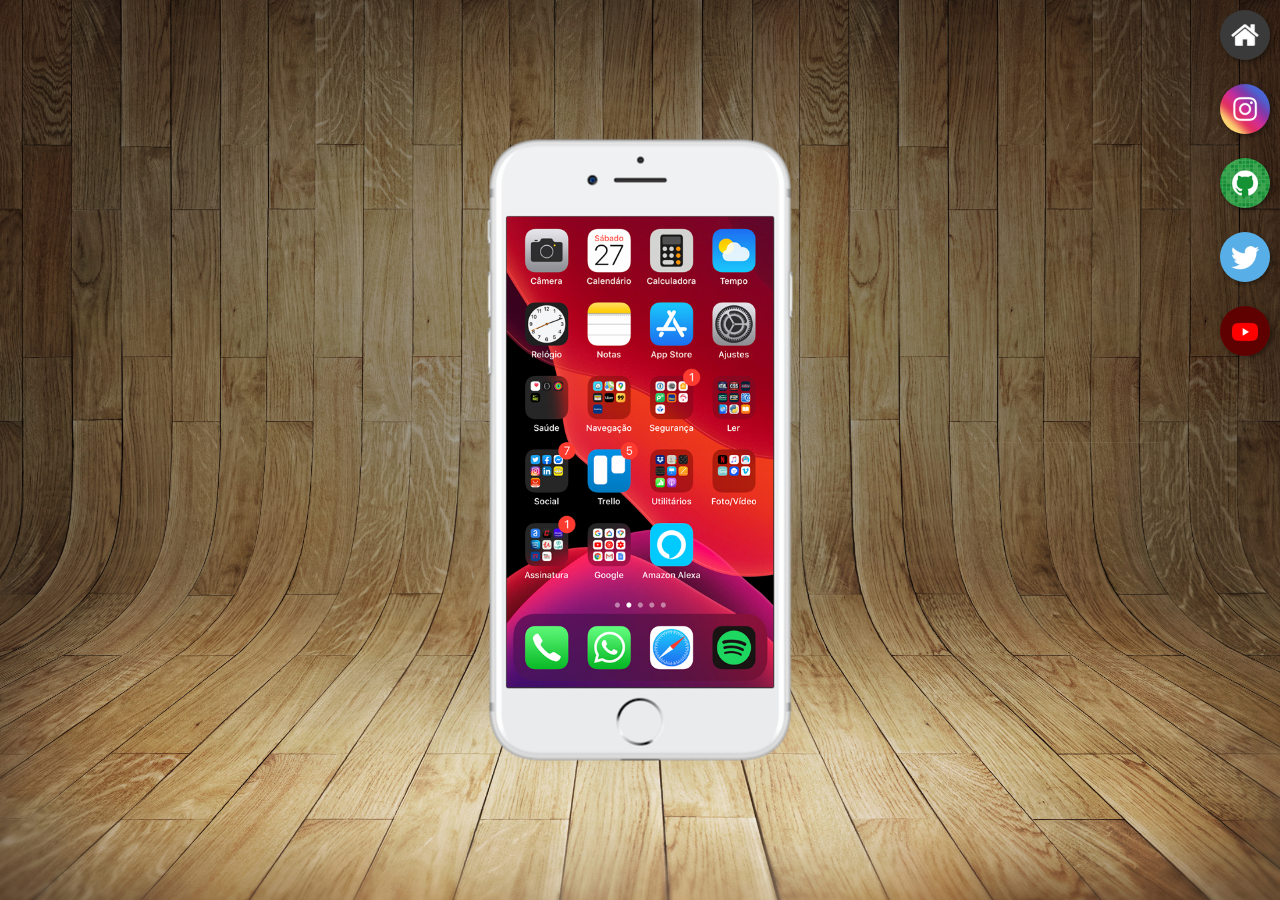
<file: index.html>
<!DOCTYPE html>
<html lang="pt-br">
<head>
    <meta charset="UTF-8">
    <meta name="viewport" content="width=device-width, initial-scale=1.0">
    <link rel="shortcut icon" href="favicon.ico" type="image/x-icon">
    <title>Projeto Redes Sociais</title>
    <link rel="stylesheet" href="estilos/style.css">
</head>
<body>
    <main>
        <section id="telefone">
            <iframe src="home.html" name="tela" id="tela" frameborder="0"></iframe>

        </section>
        <section id="redes-sociais">
            <a href="home.html" target="tela"> <img src="imagens/logo-home.jpg" alt="home"></a><br>
            <a href="instagram.html" target="tela"> <img src="imagens/logo-instagram.jpg" alt="instagram"></a><br>
            <a href="github.html" target="tela"> <img src="imagens/logo-github.jpg" alt="github"></a><br>
            <a href="twitter.html" target="tela"> <img src="imagens/logo-twitter.jpg" alt="twitter"></a><br>
            <a href="youtube.html" target="tela"> <img src="imagens/logo-youtube.jpg" alt="youtube"></a><br>

        </section>
    </main>
    
</body>
</html>
</file>
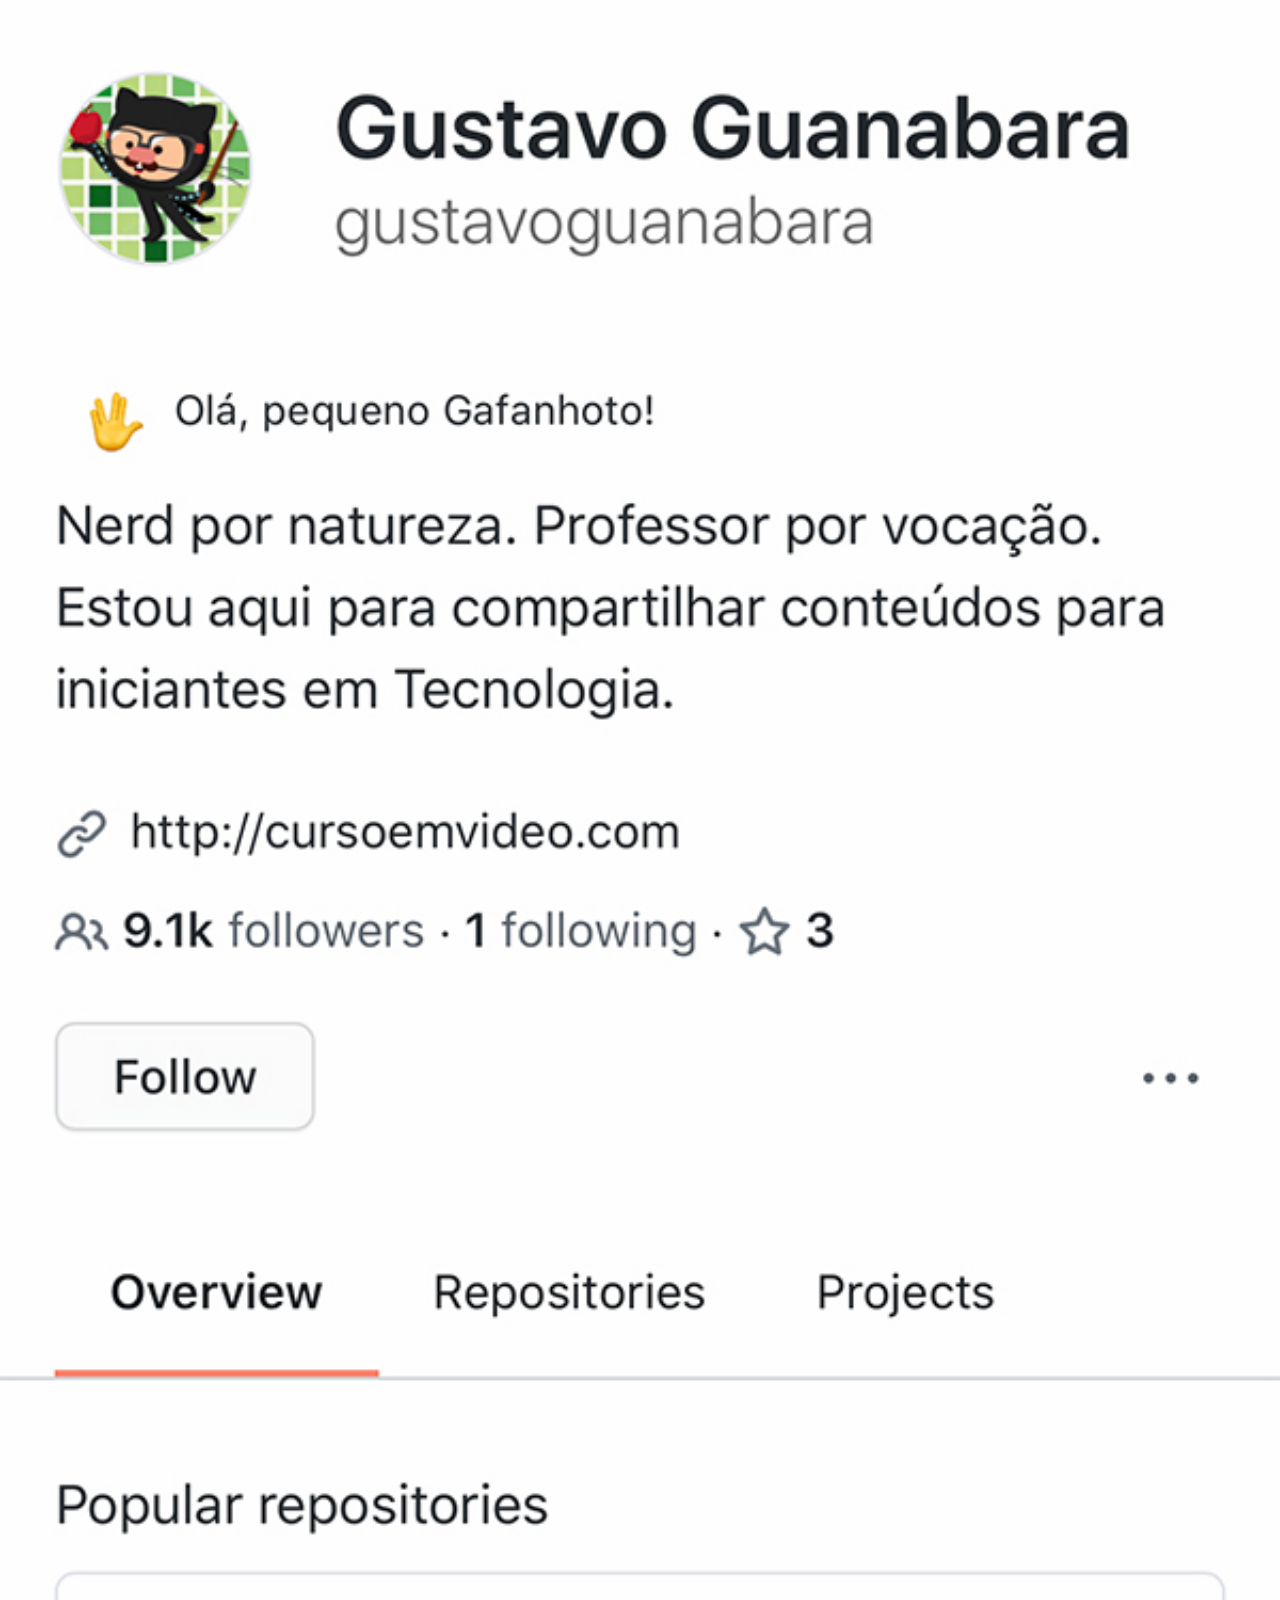
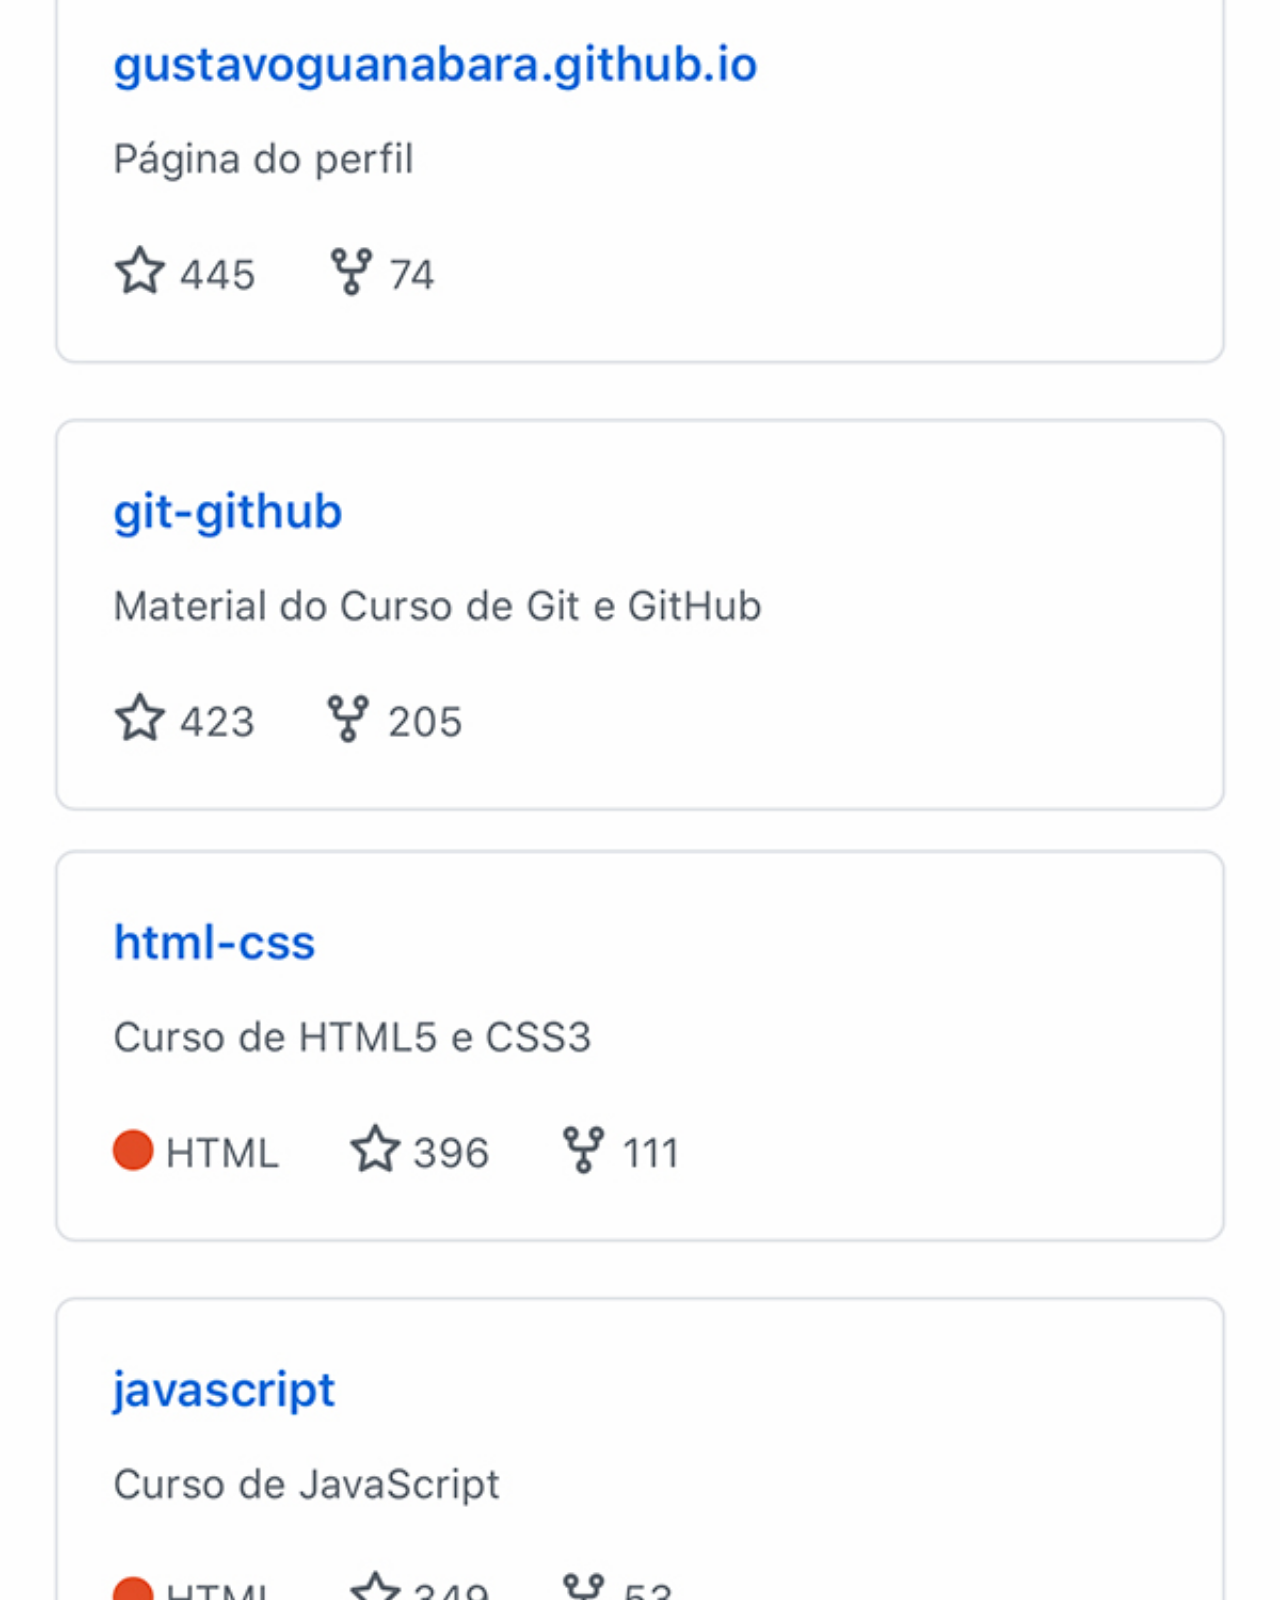
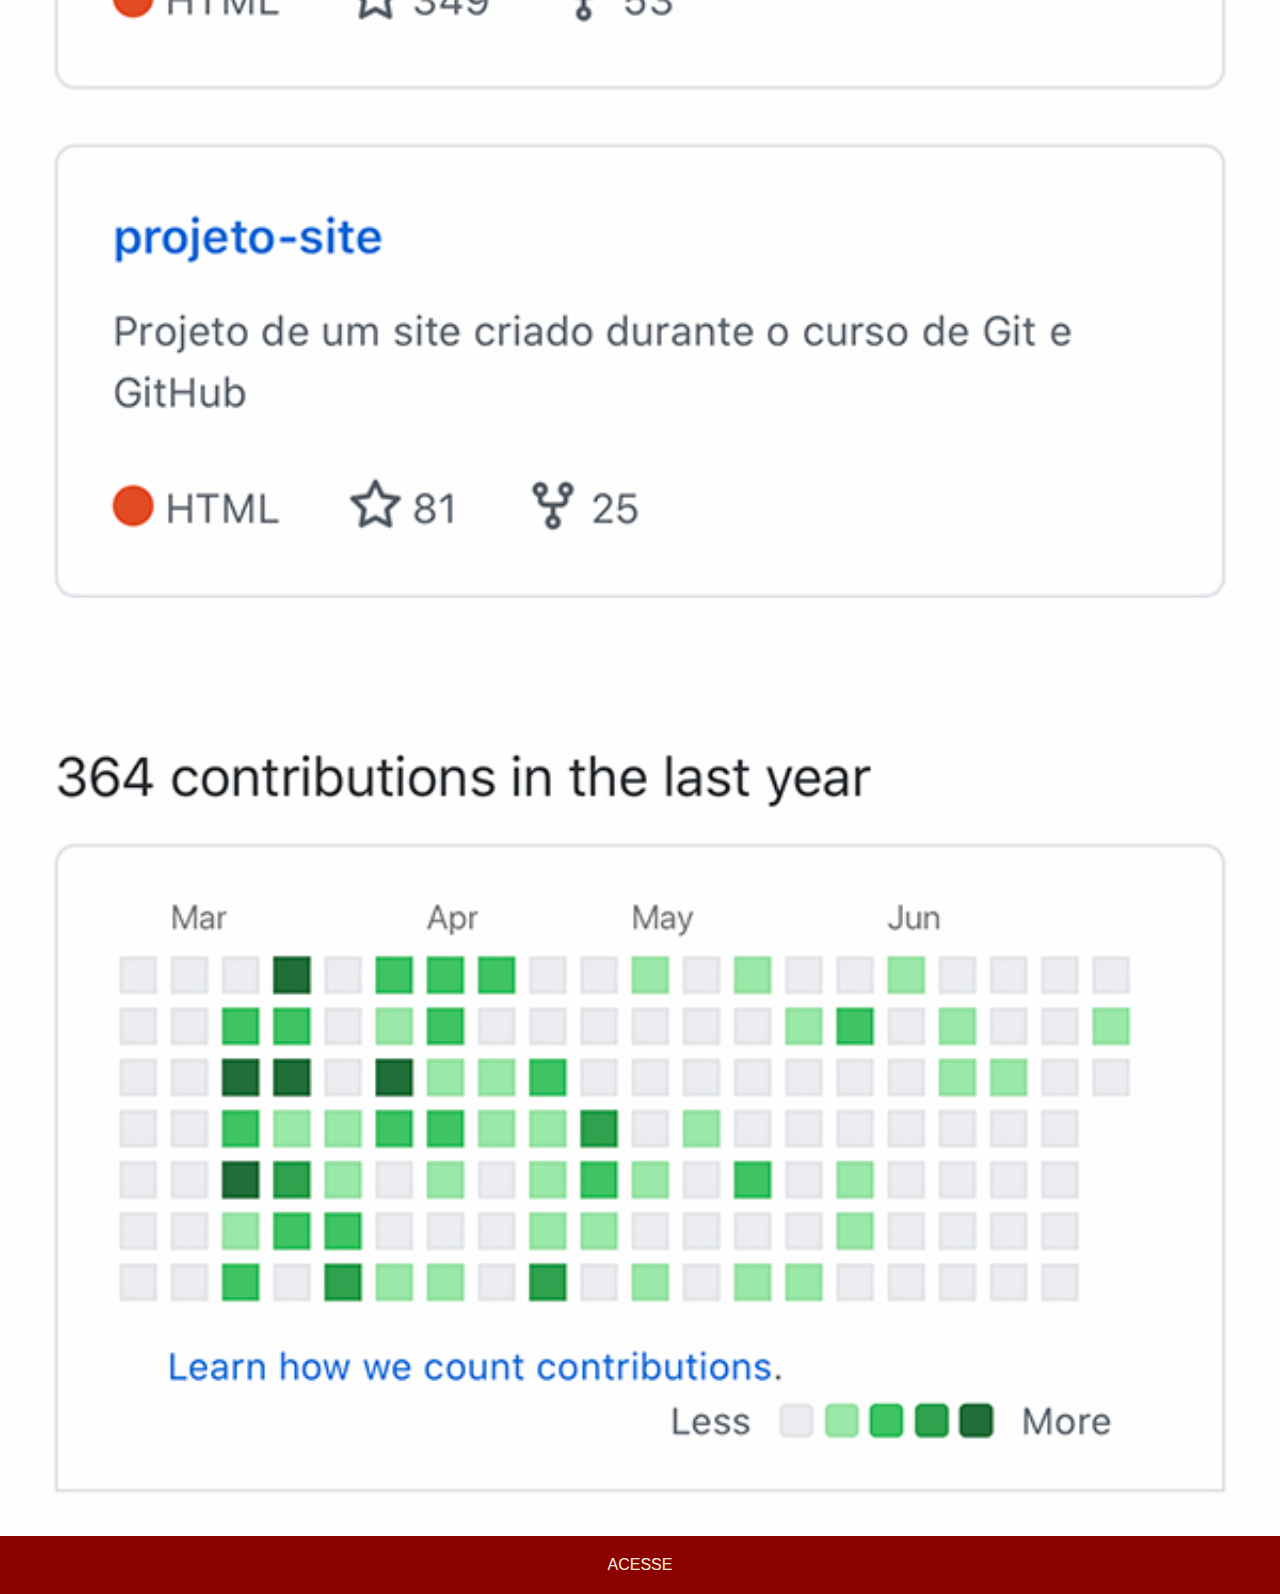
<file: github.html>
<!DOCTYPE html>
<html lang="pt-br">
<head>
    <meta charset="UTF-8">
    <meta name="viewport" content="width=device-width, initial-scale=1.0">
    <title>Document</title>
    <link rel="stylesheet" href="estilos/social.css">
</head>
<body>
    <img src="imagens/tela-github.jpg" alt="github">
    <a href="https://github.com/alanherculino" target="_blank"> ACESSE</a>
    
</body>
</html>
</file>
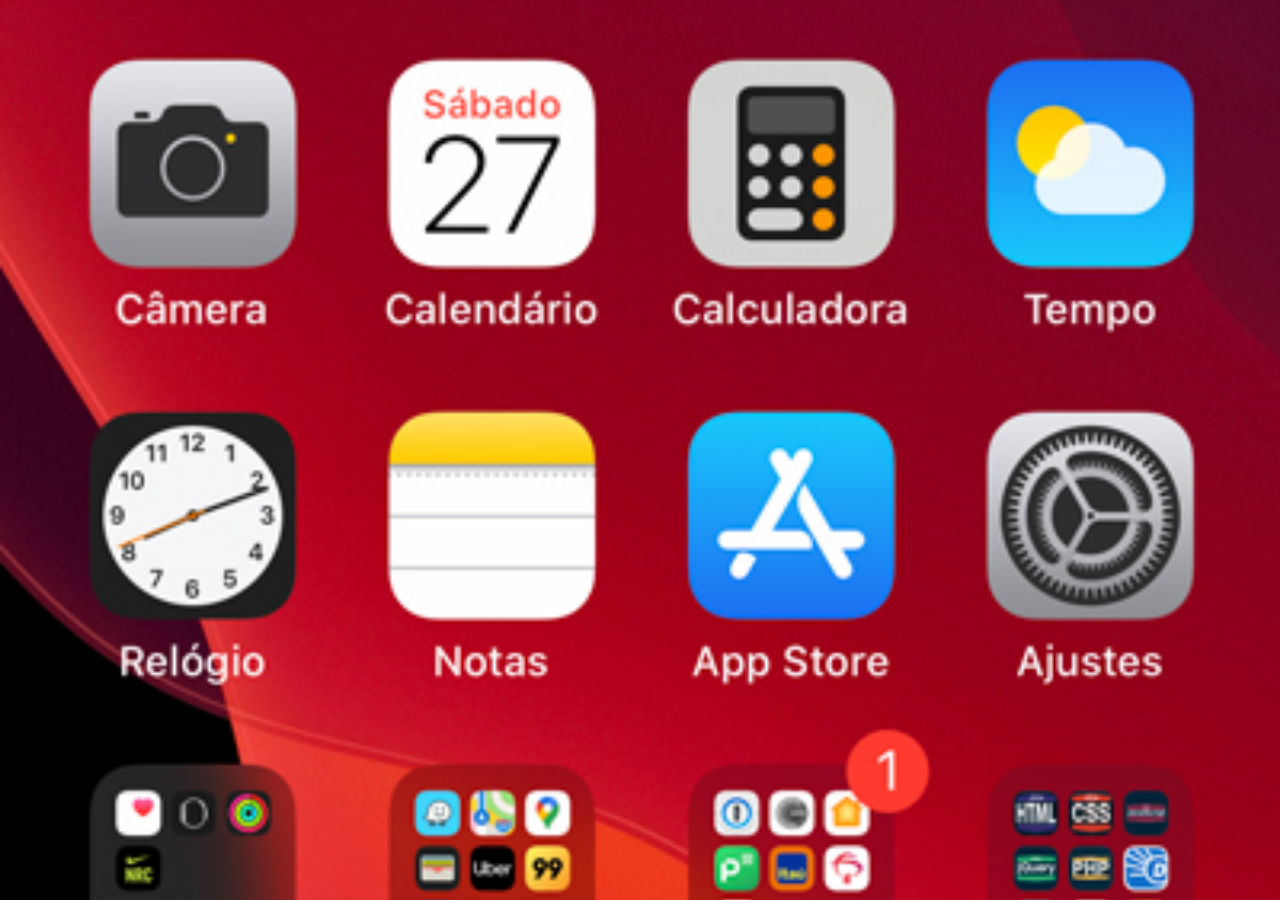
<file: home.html>
<!DOCTYPE html>
<html lang="pt-br">
<head>
    <meta charset="UTF-8">
    <meta name="viewport" content="width=device-width, initial-scale=1.0">
    <title>home</title>
    
</head>
<style>
    *{
        margin: 0px;
        padding: 0px;
    }
    body{
        width: 100vw;
        height: 100vh;
        background: black url('imagens/tela-home.jpg') no-repeat top center;
        background-size: cover;
    }
</style>
<body>
    
</body>
</html>
</file>
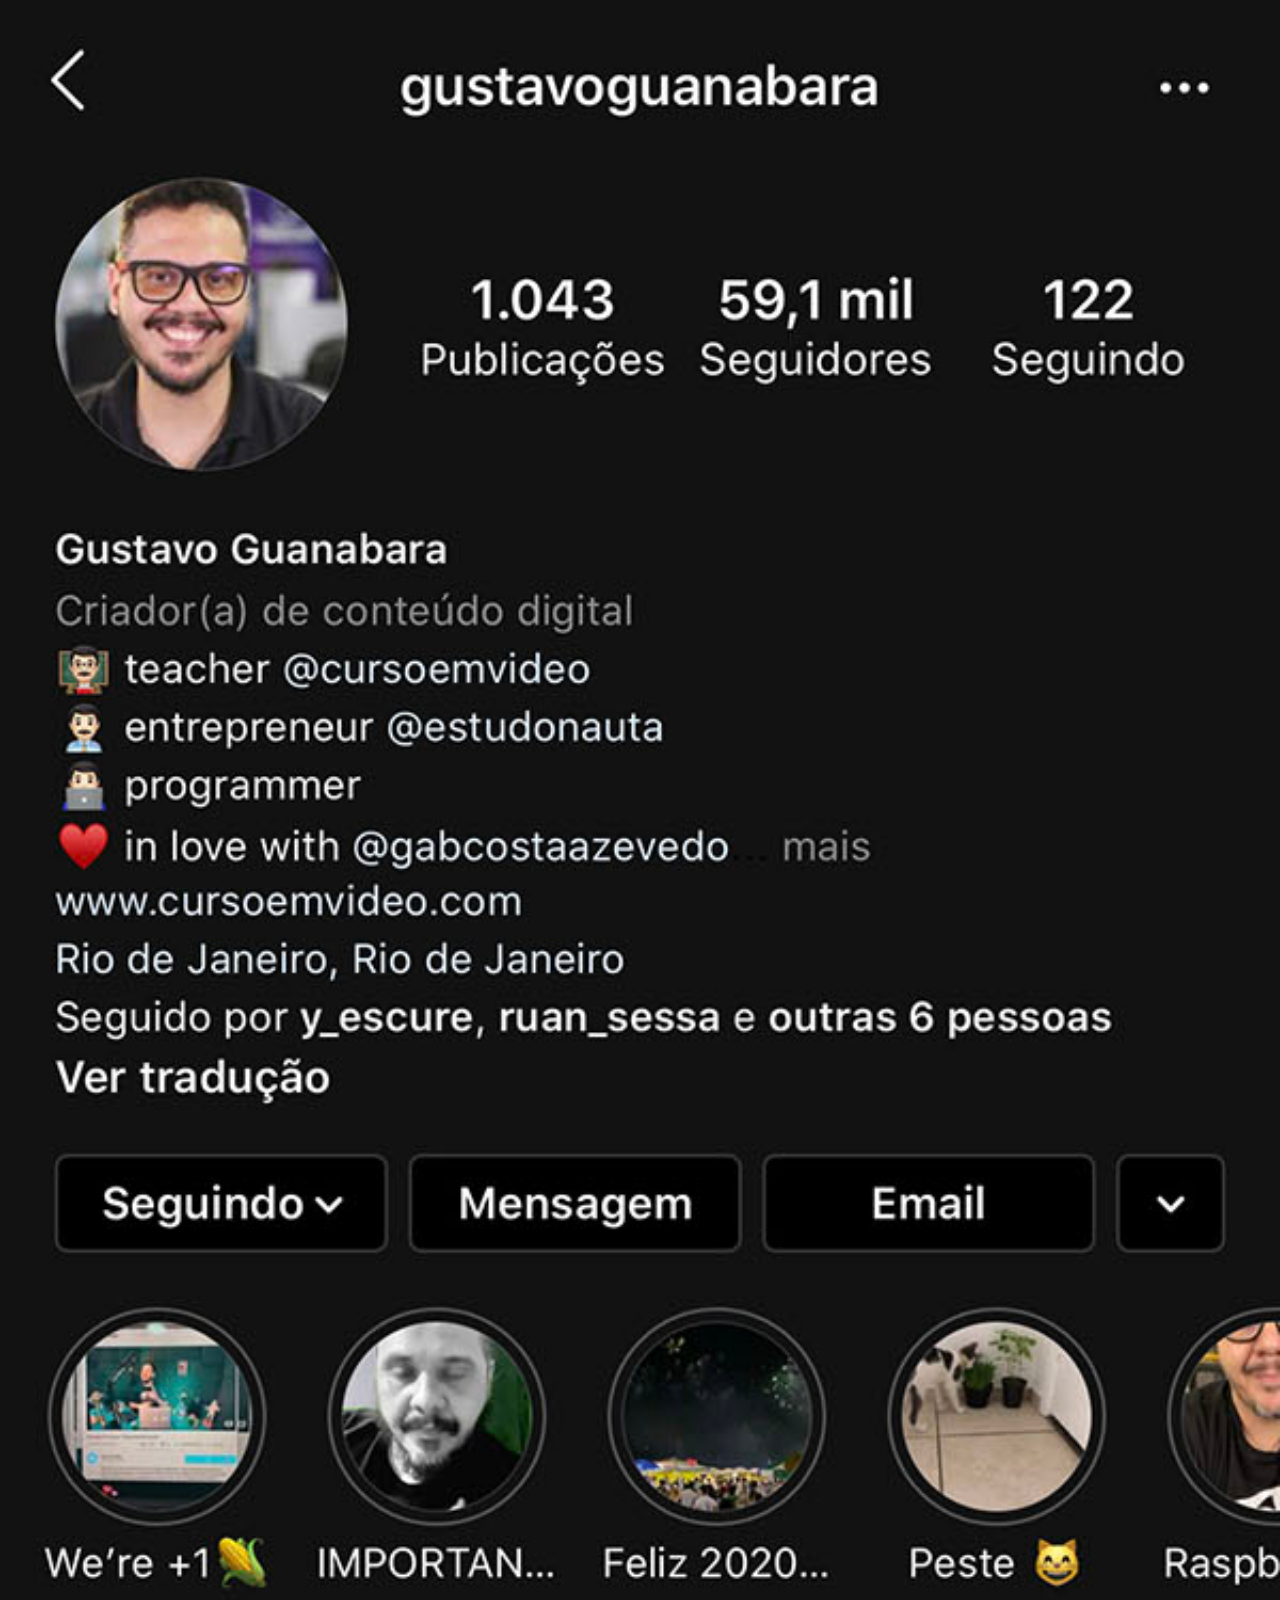
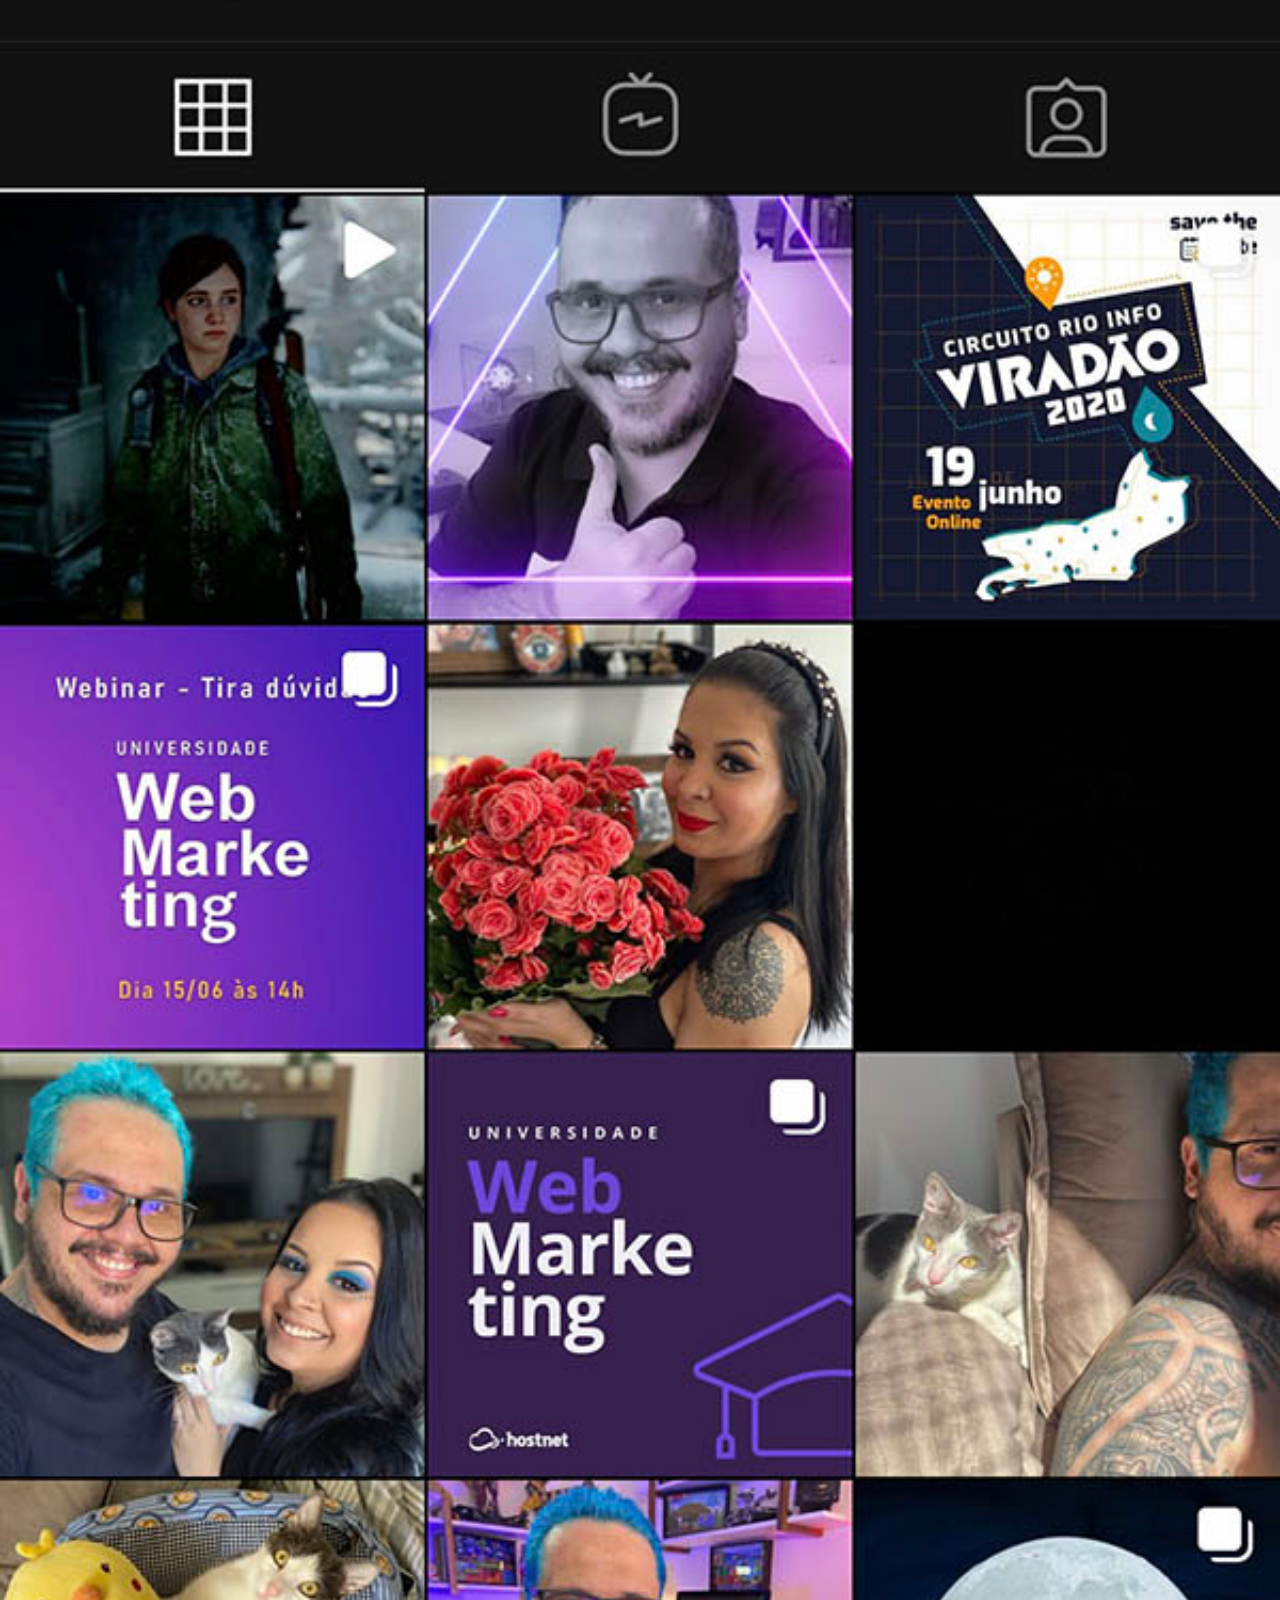
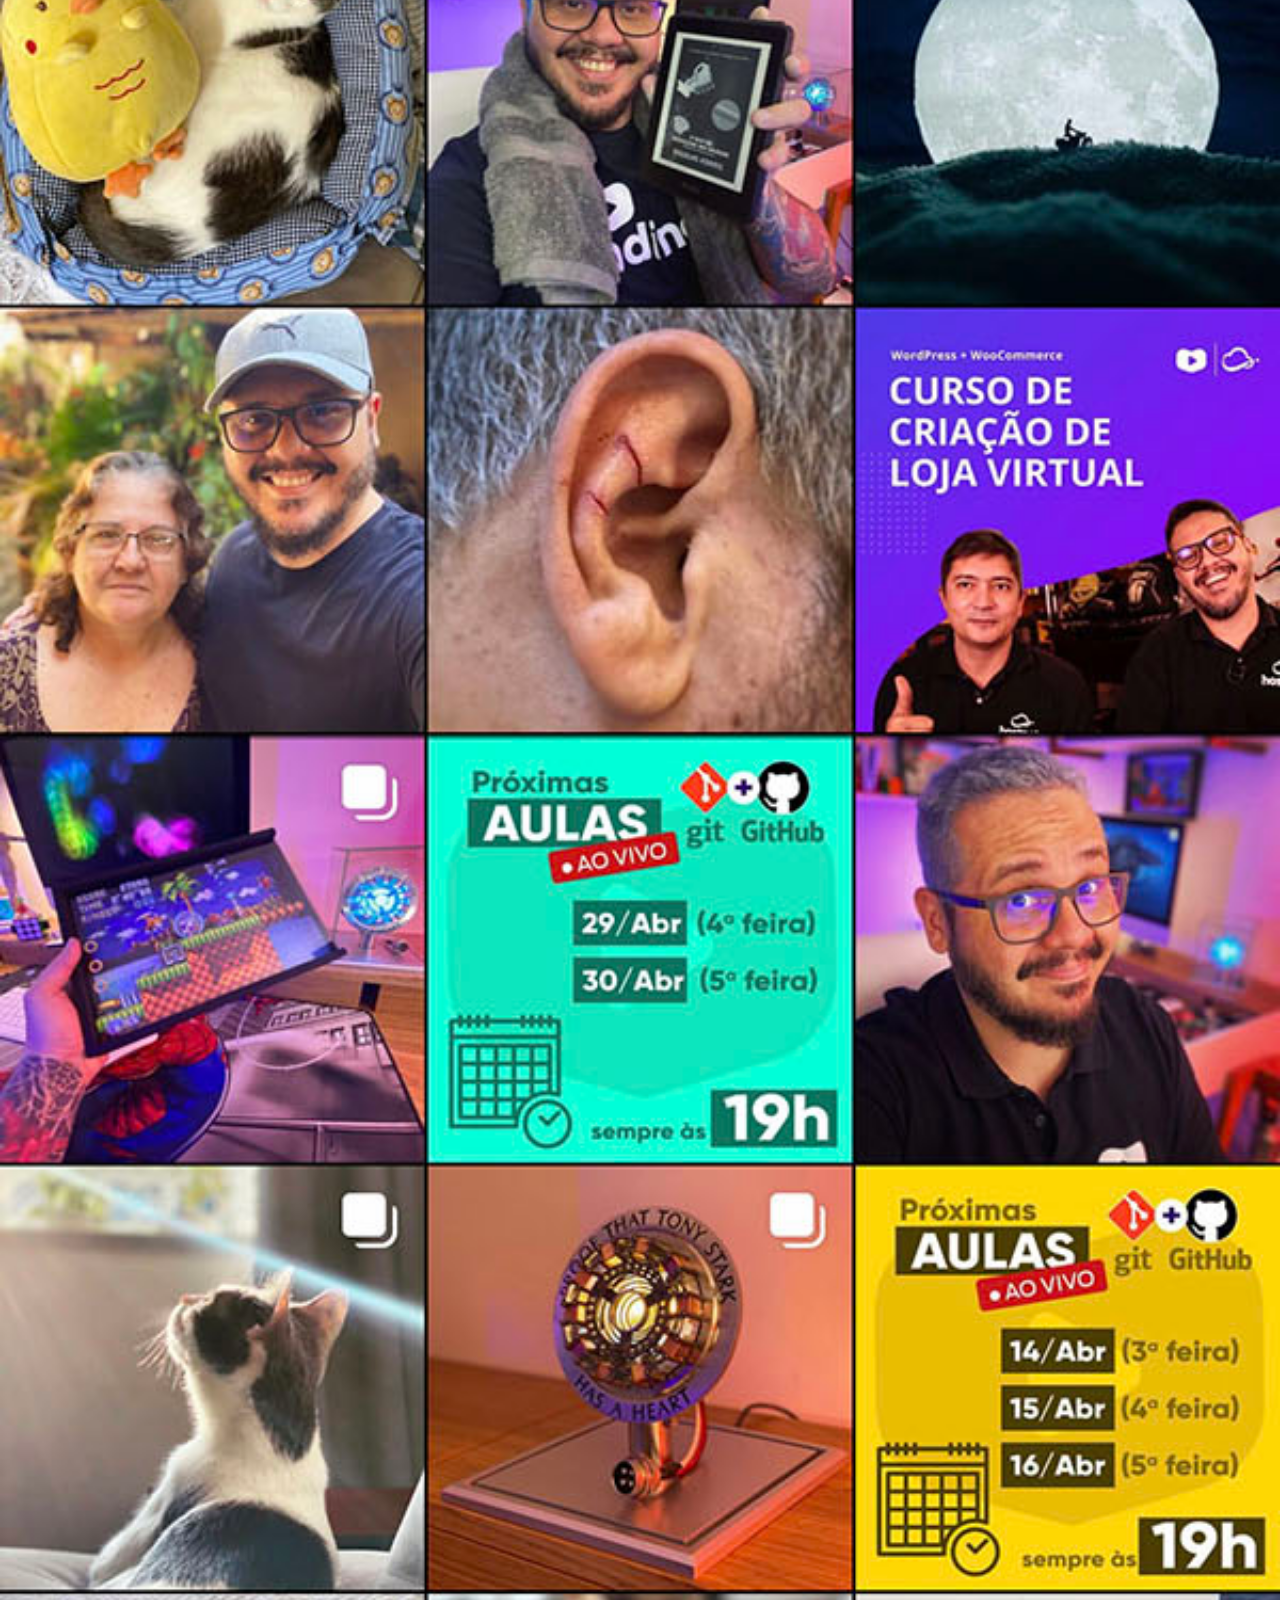
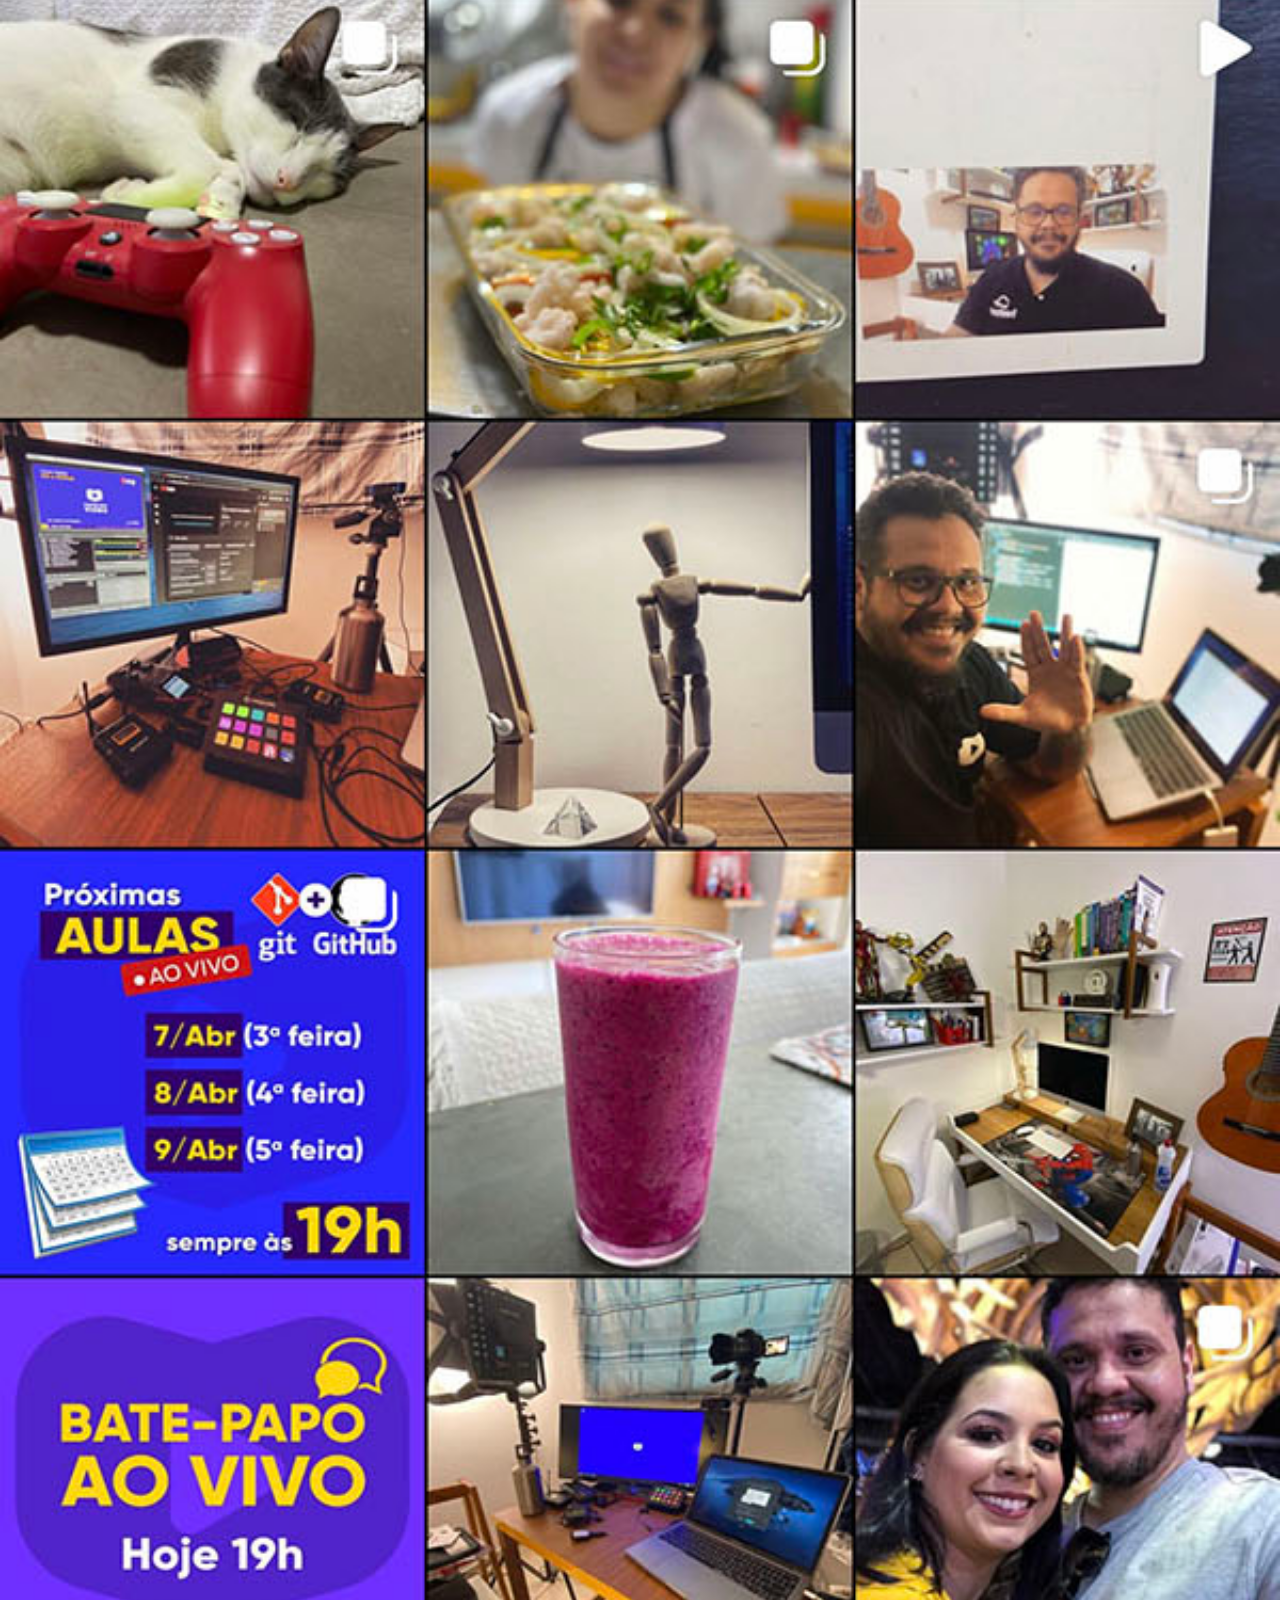
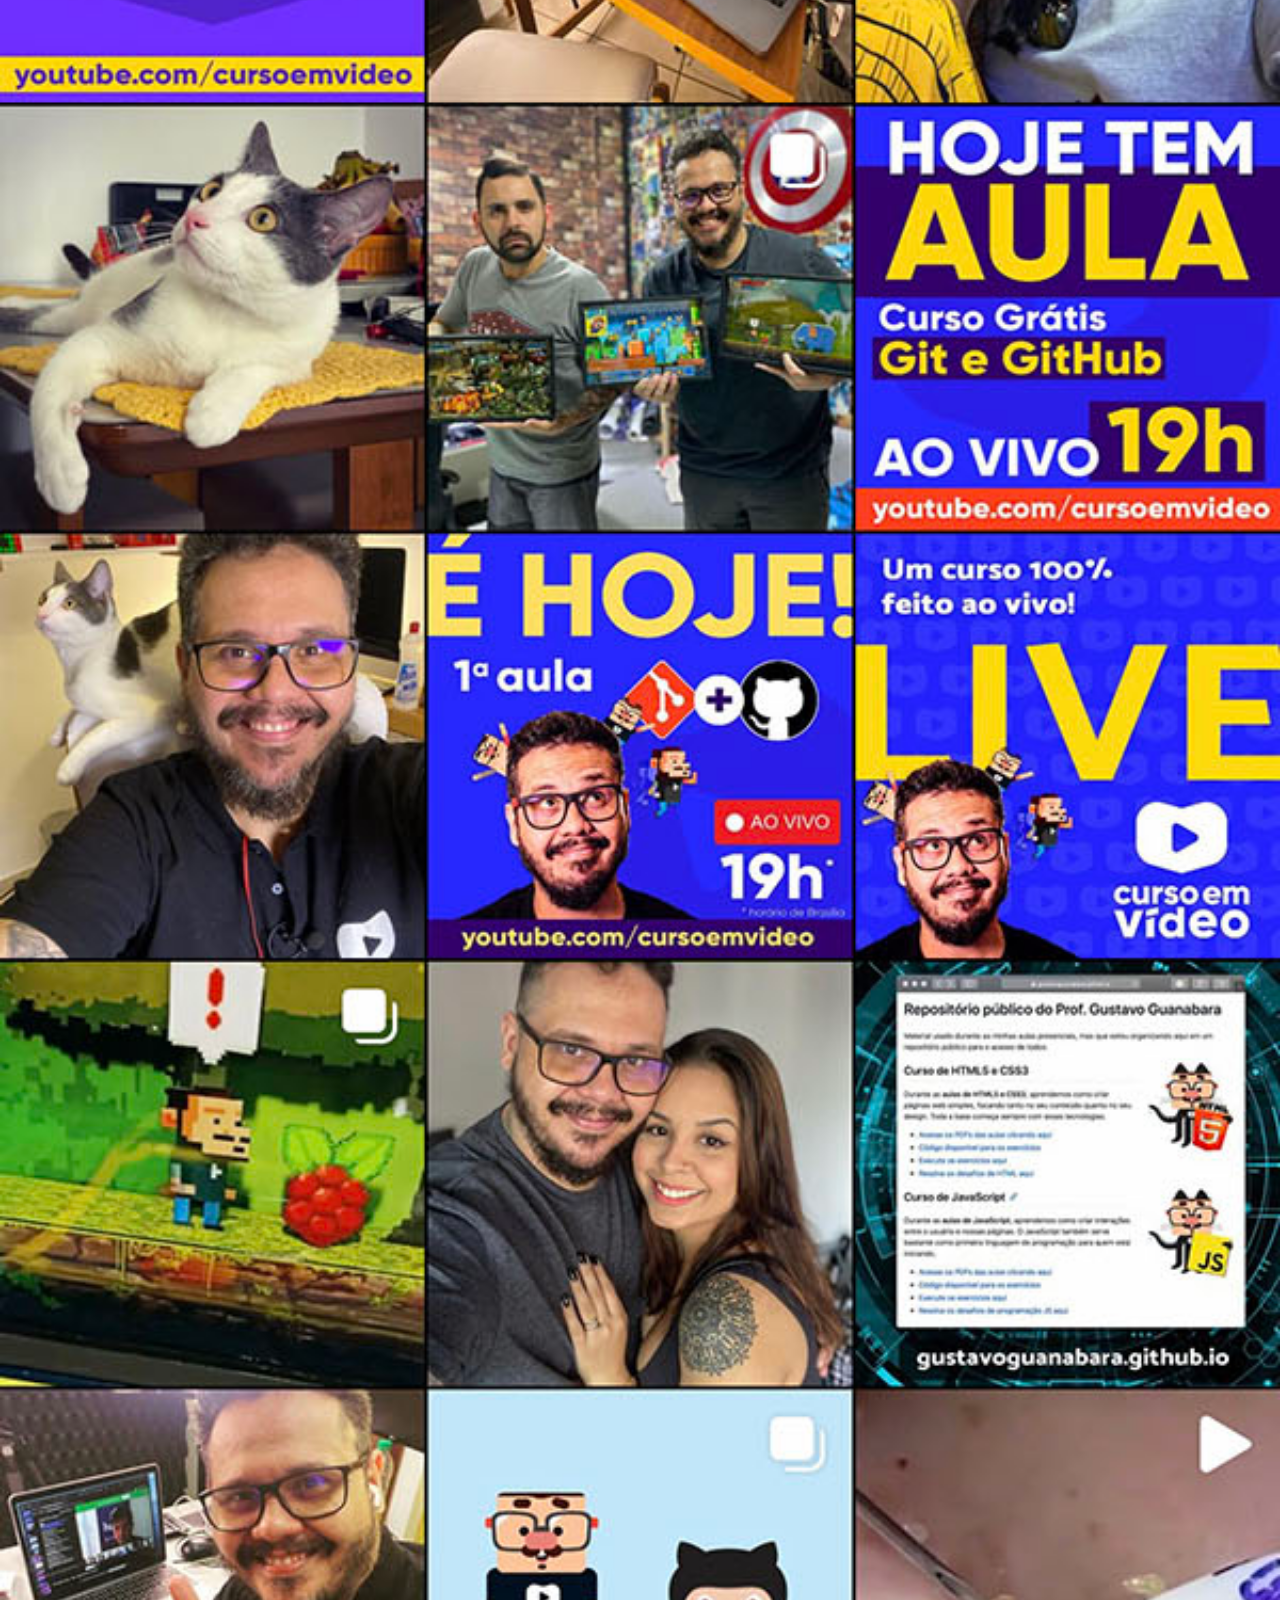
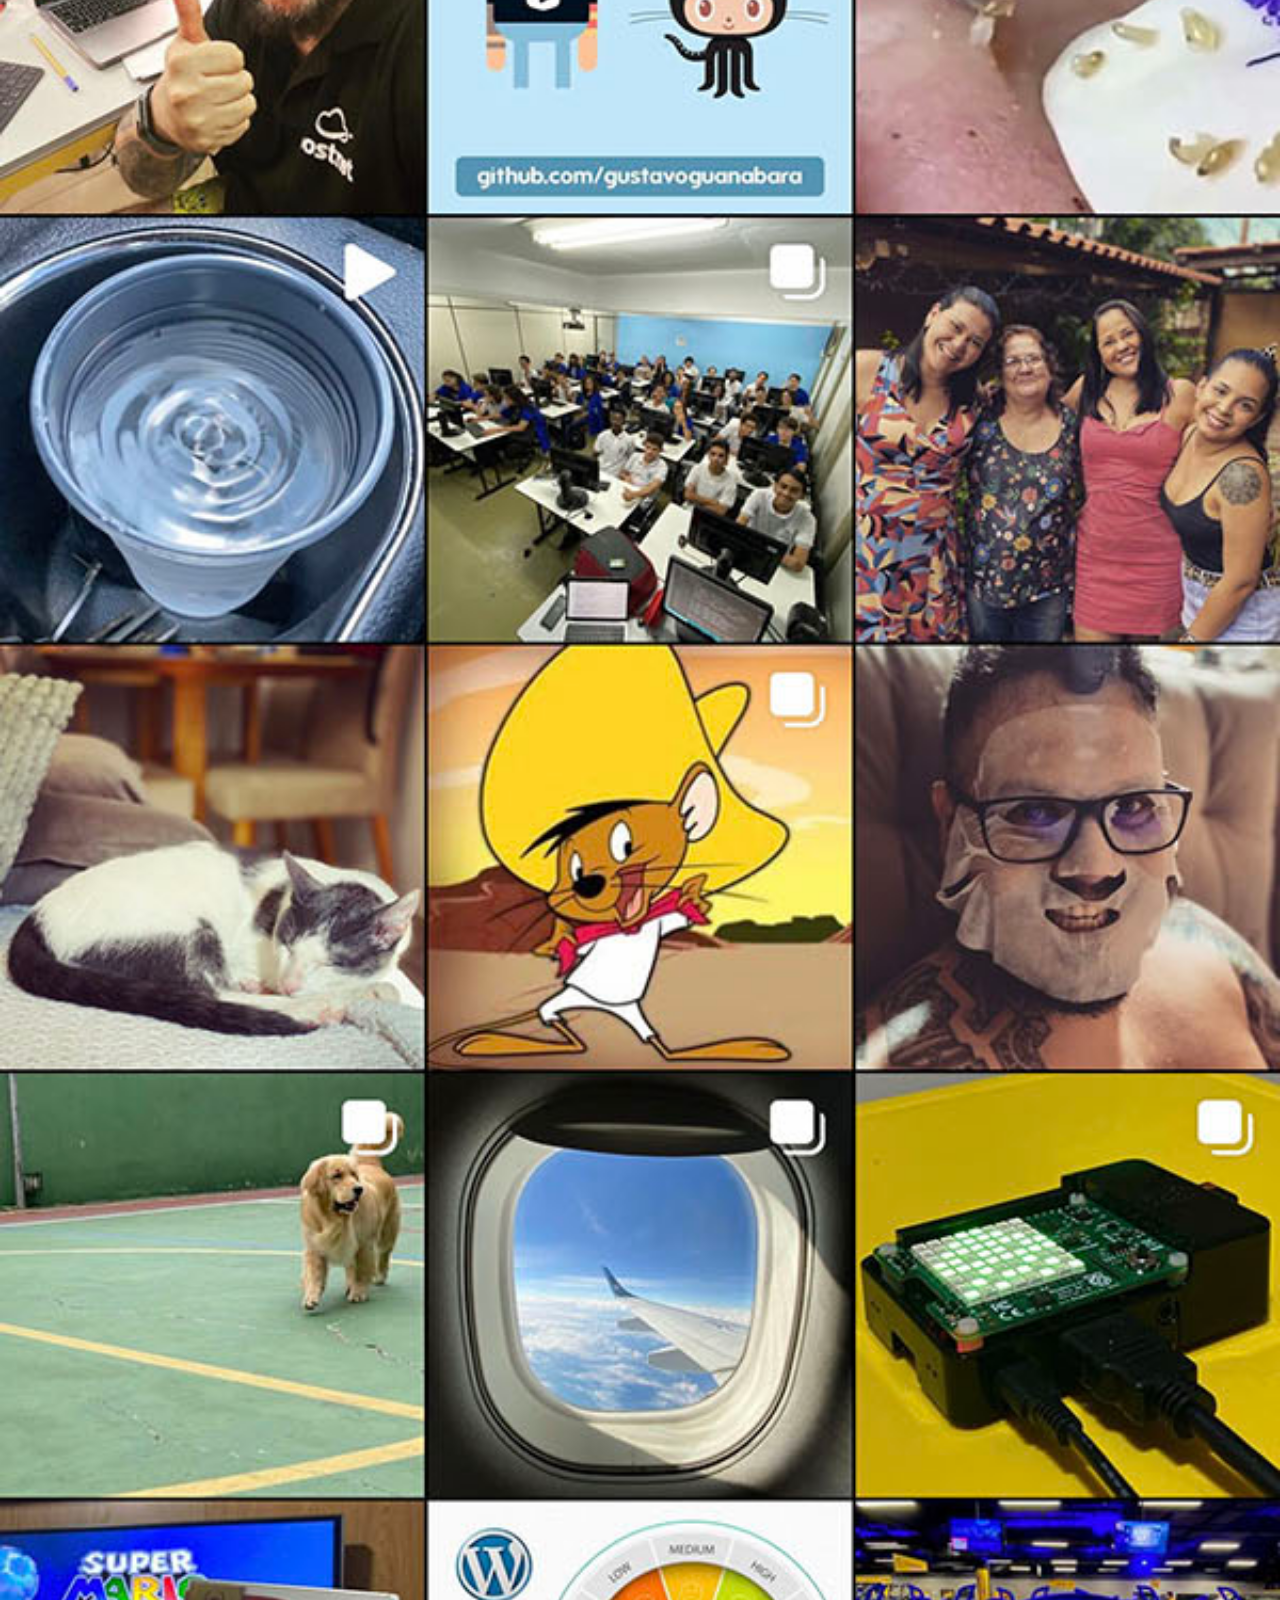
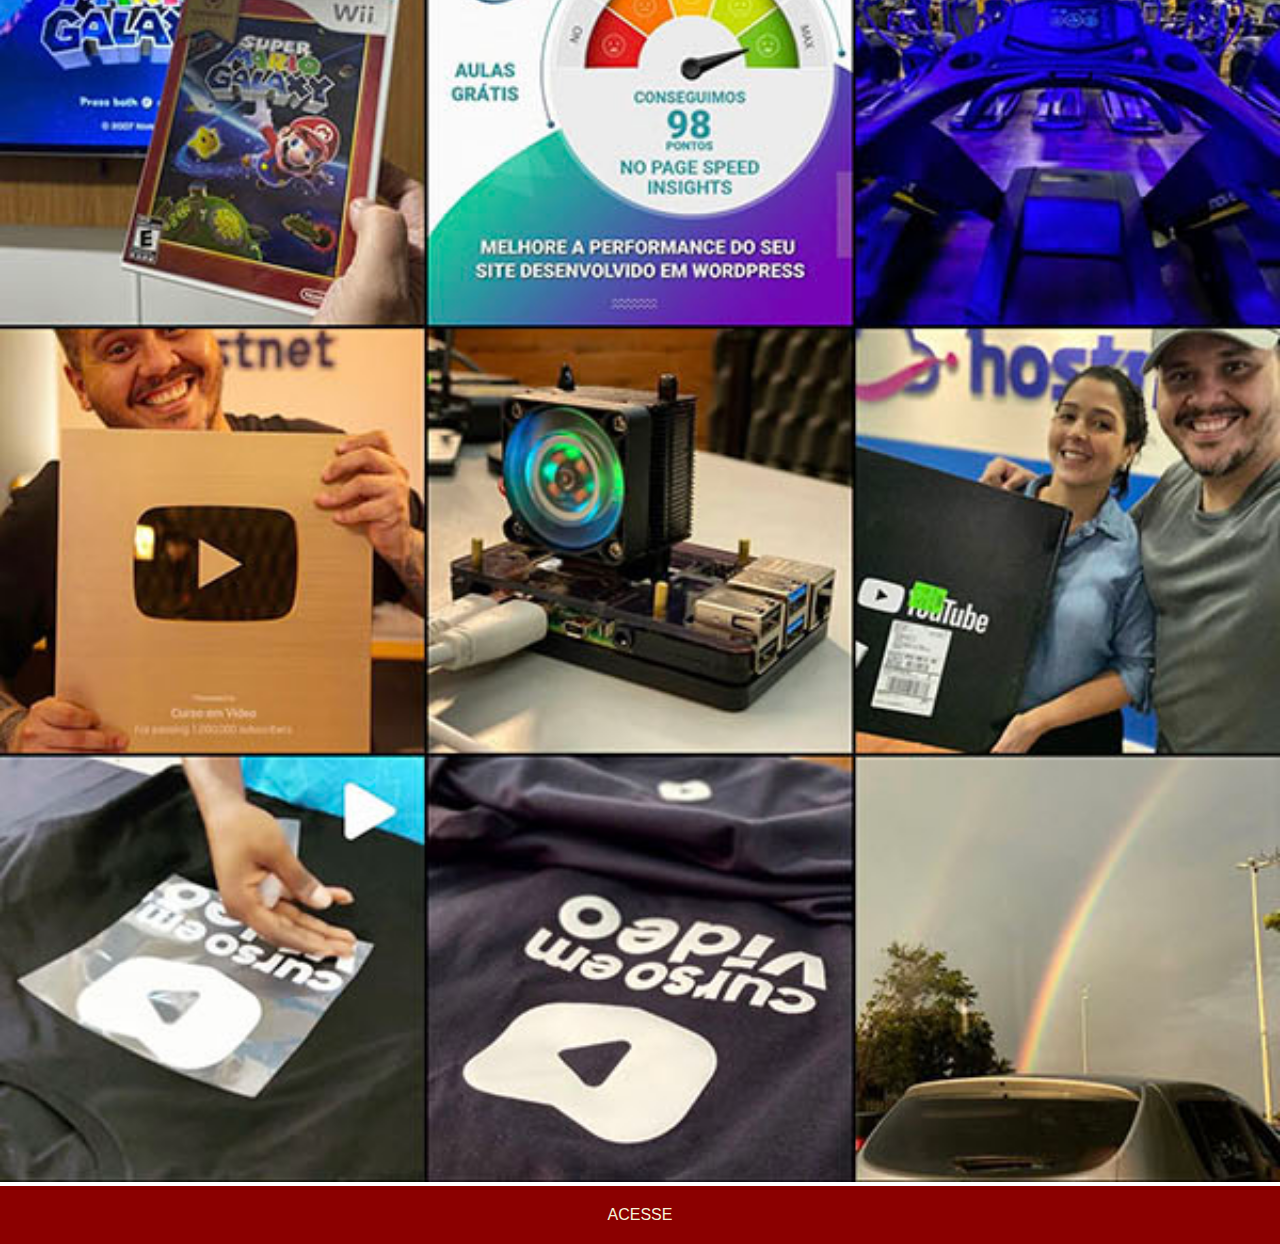
<file: instagram.html>
<!DOCTYPE html>
<html lang="pt-br">
<head>
    <meta charset="UTF-8">
    <meta name="viewport" content="width=device-width, initial-scale=1.0">
    <title>instagram</title>
    <link rel="stylesheet" href="estilos/social.css">
</head>
<body>
    <img src="imagens/tela-instagram.jpg" alt="instagram">
    <a href="https://www.instagram.com/alanherculino/" target="_blank"> ACESSE</a>
    
</body>
</html>
</file>
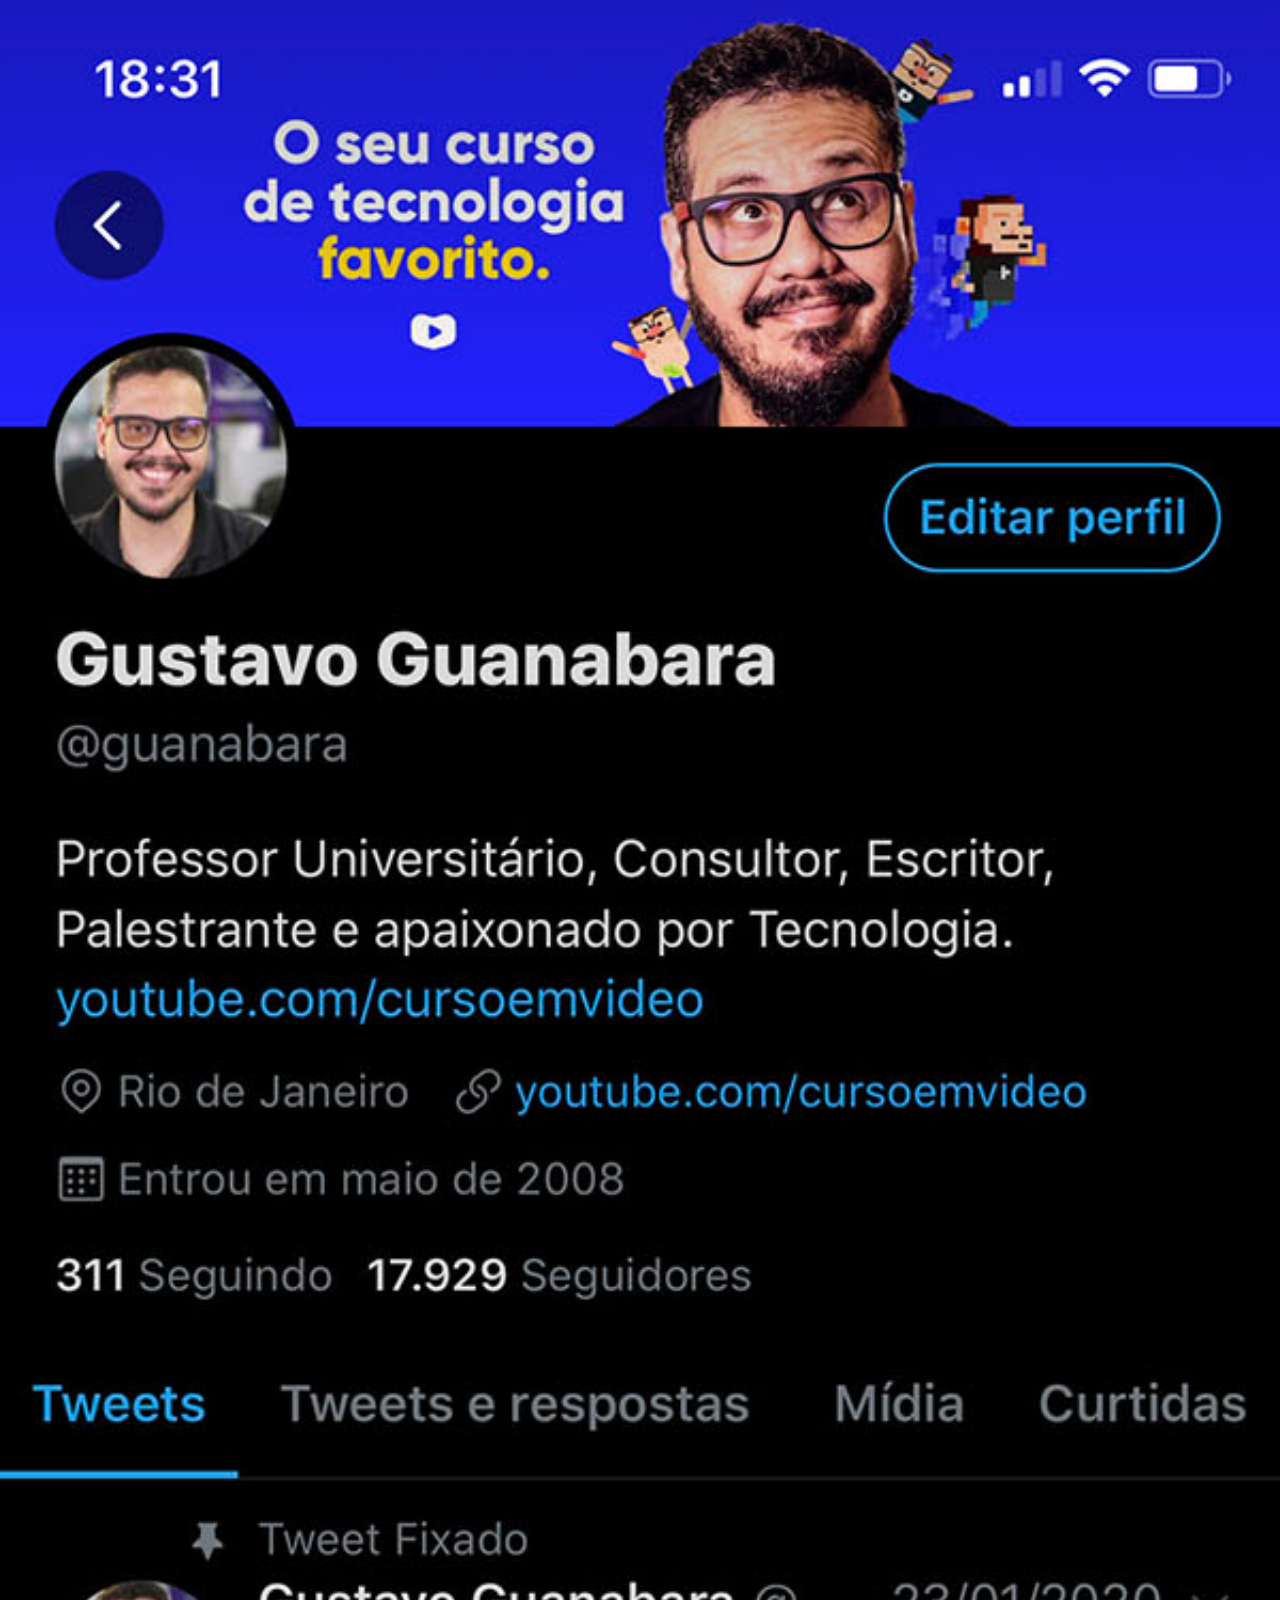
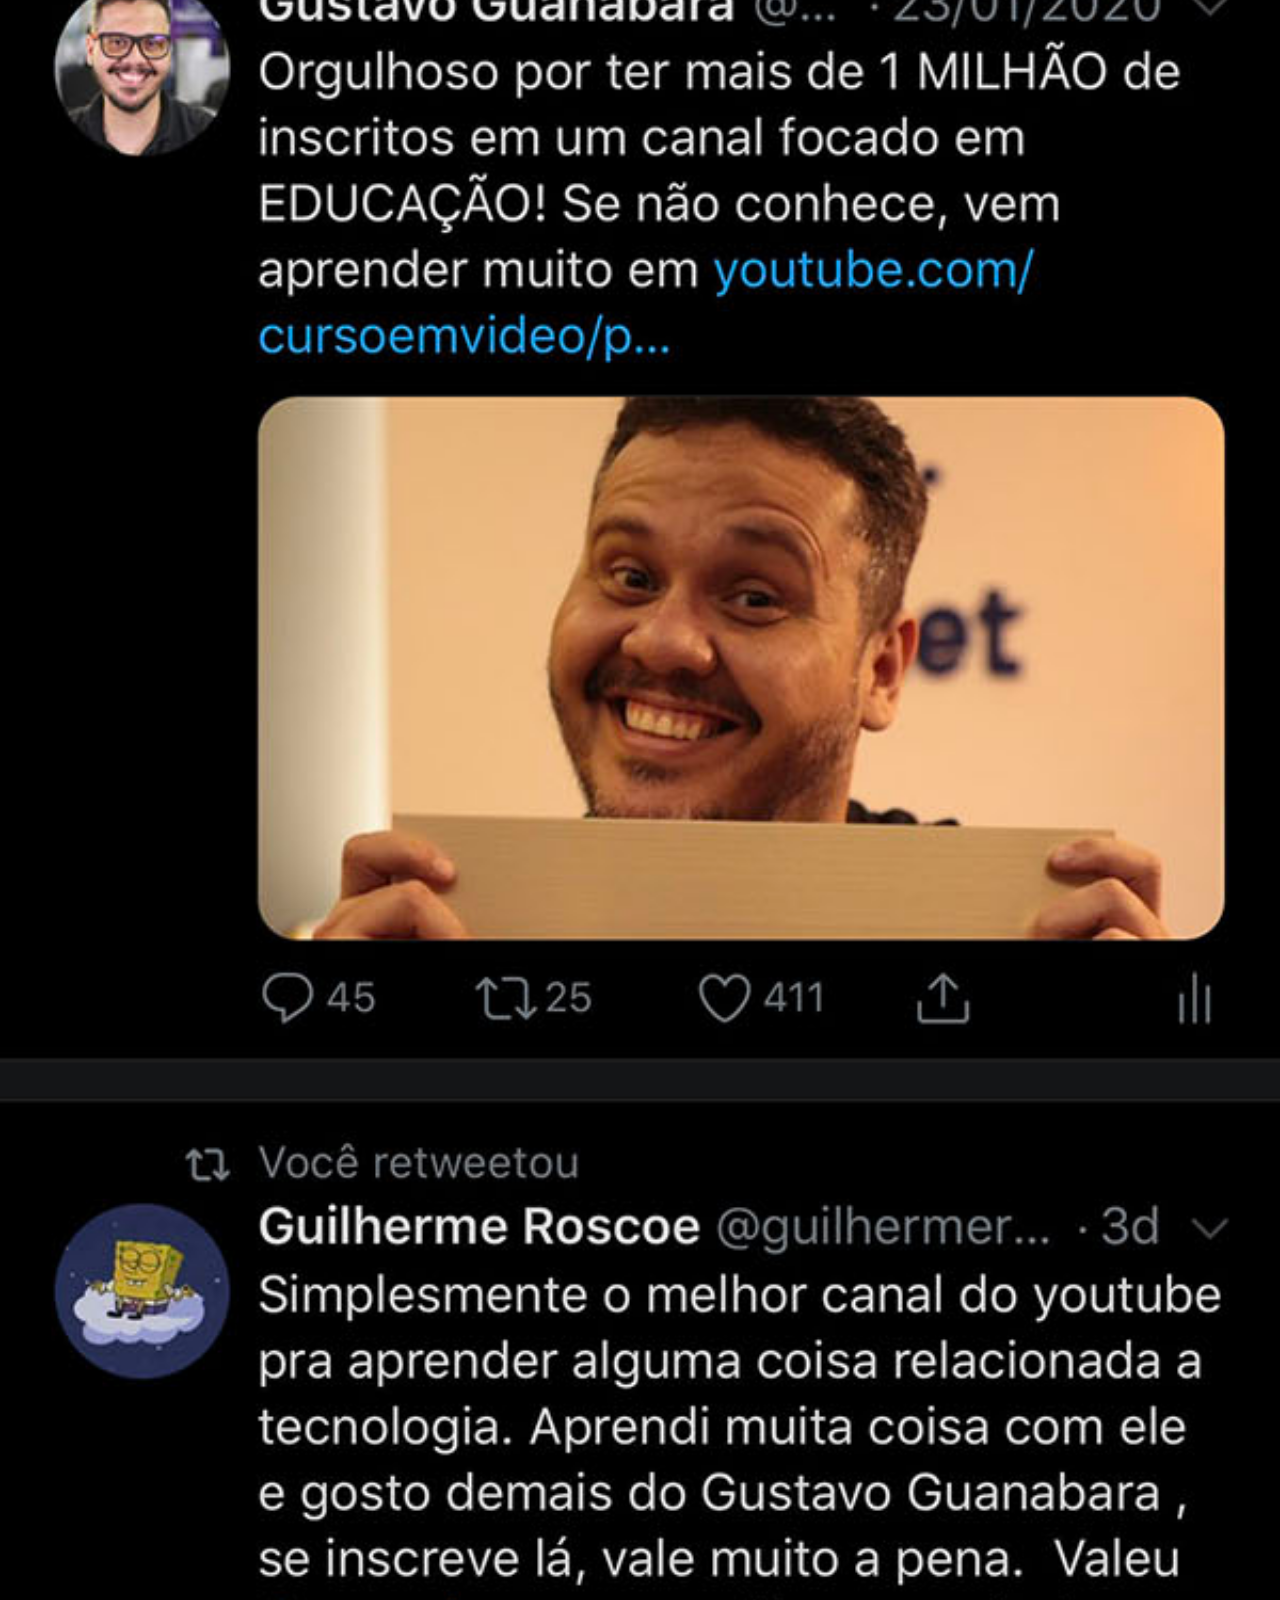
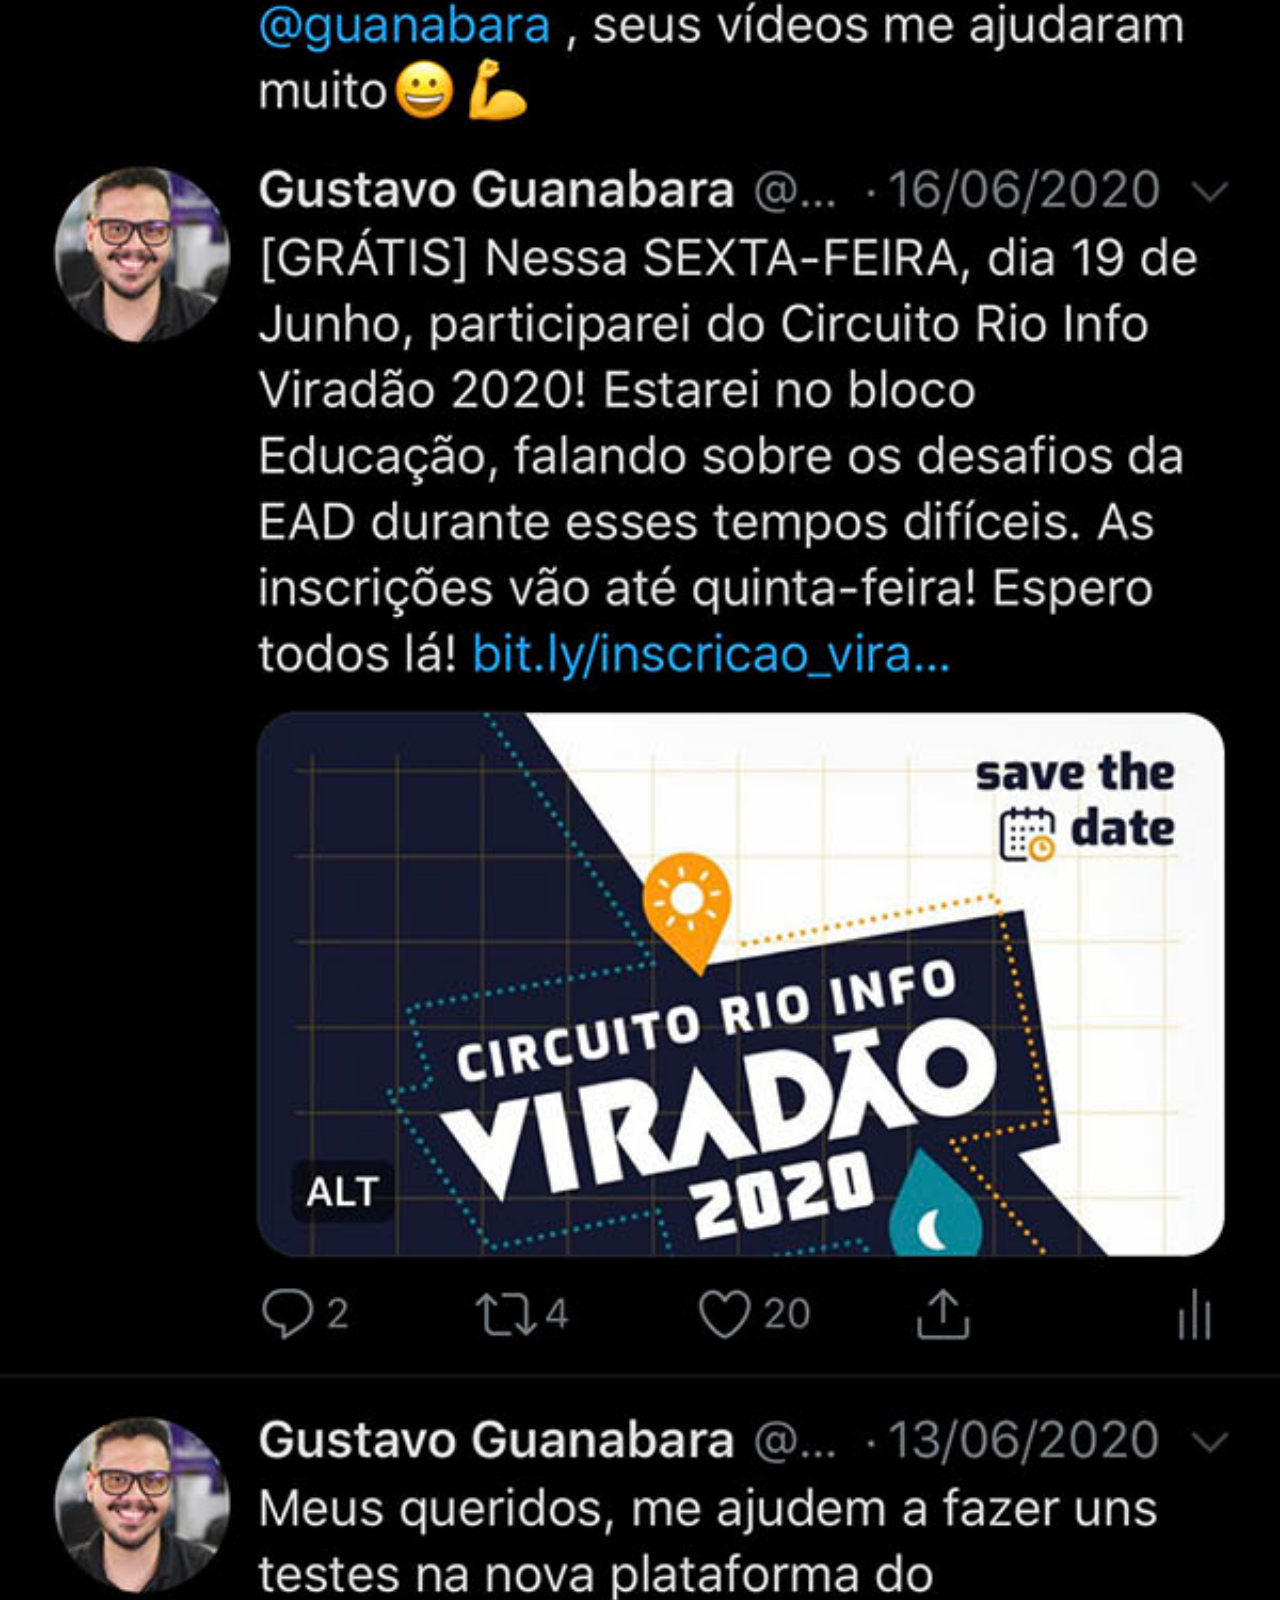
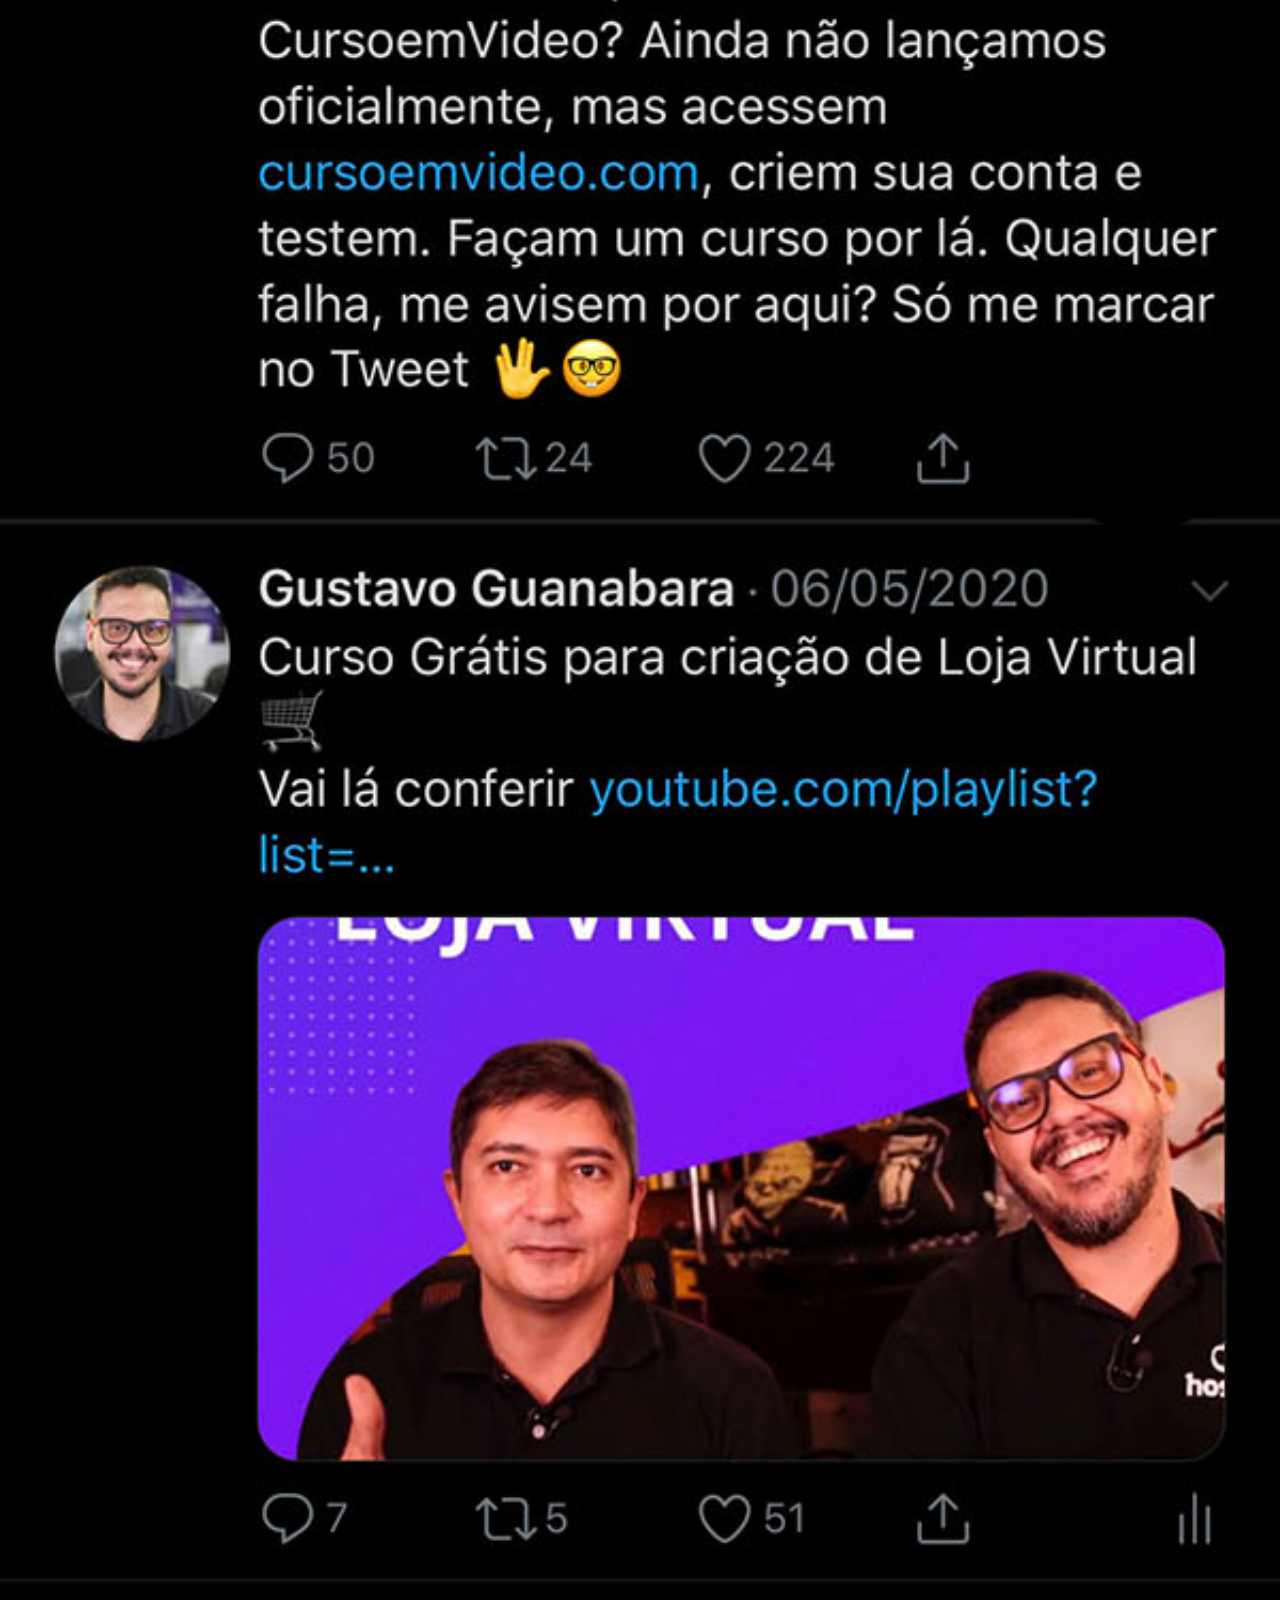
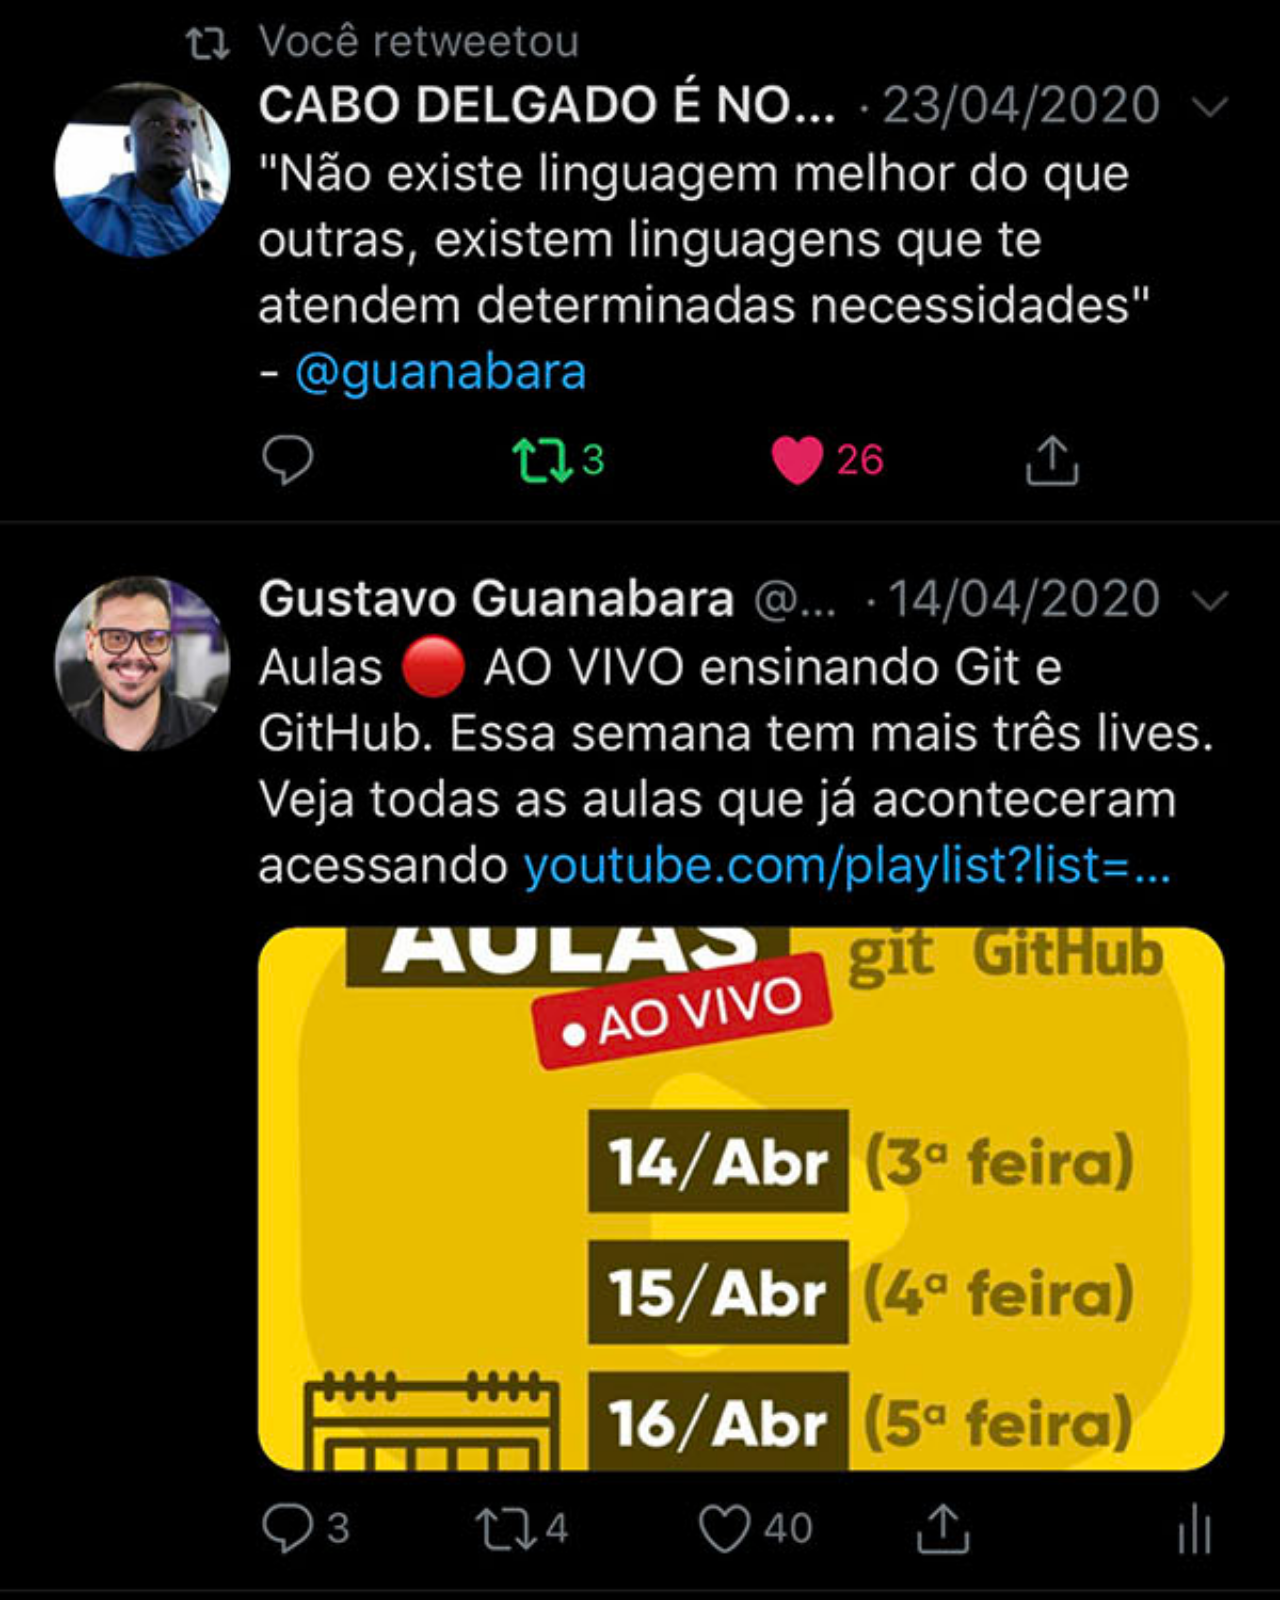
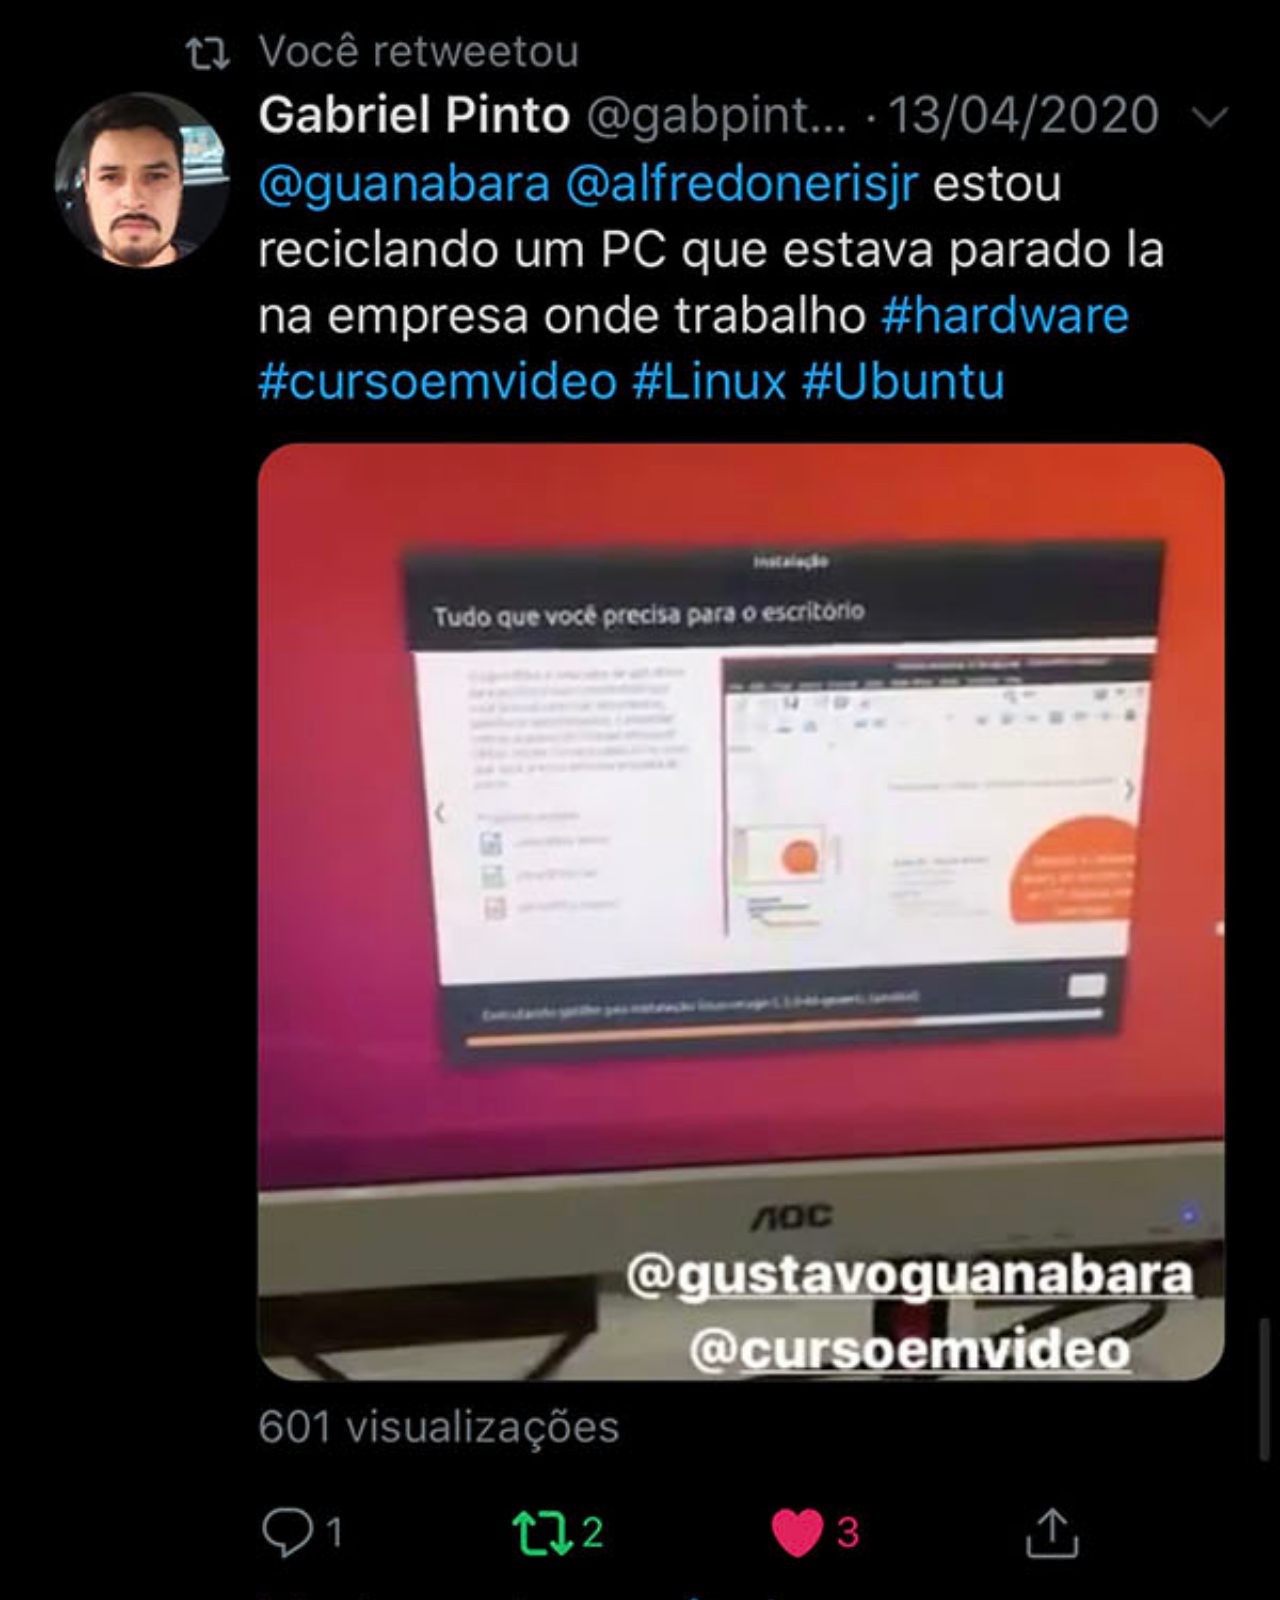
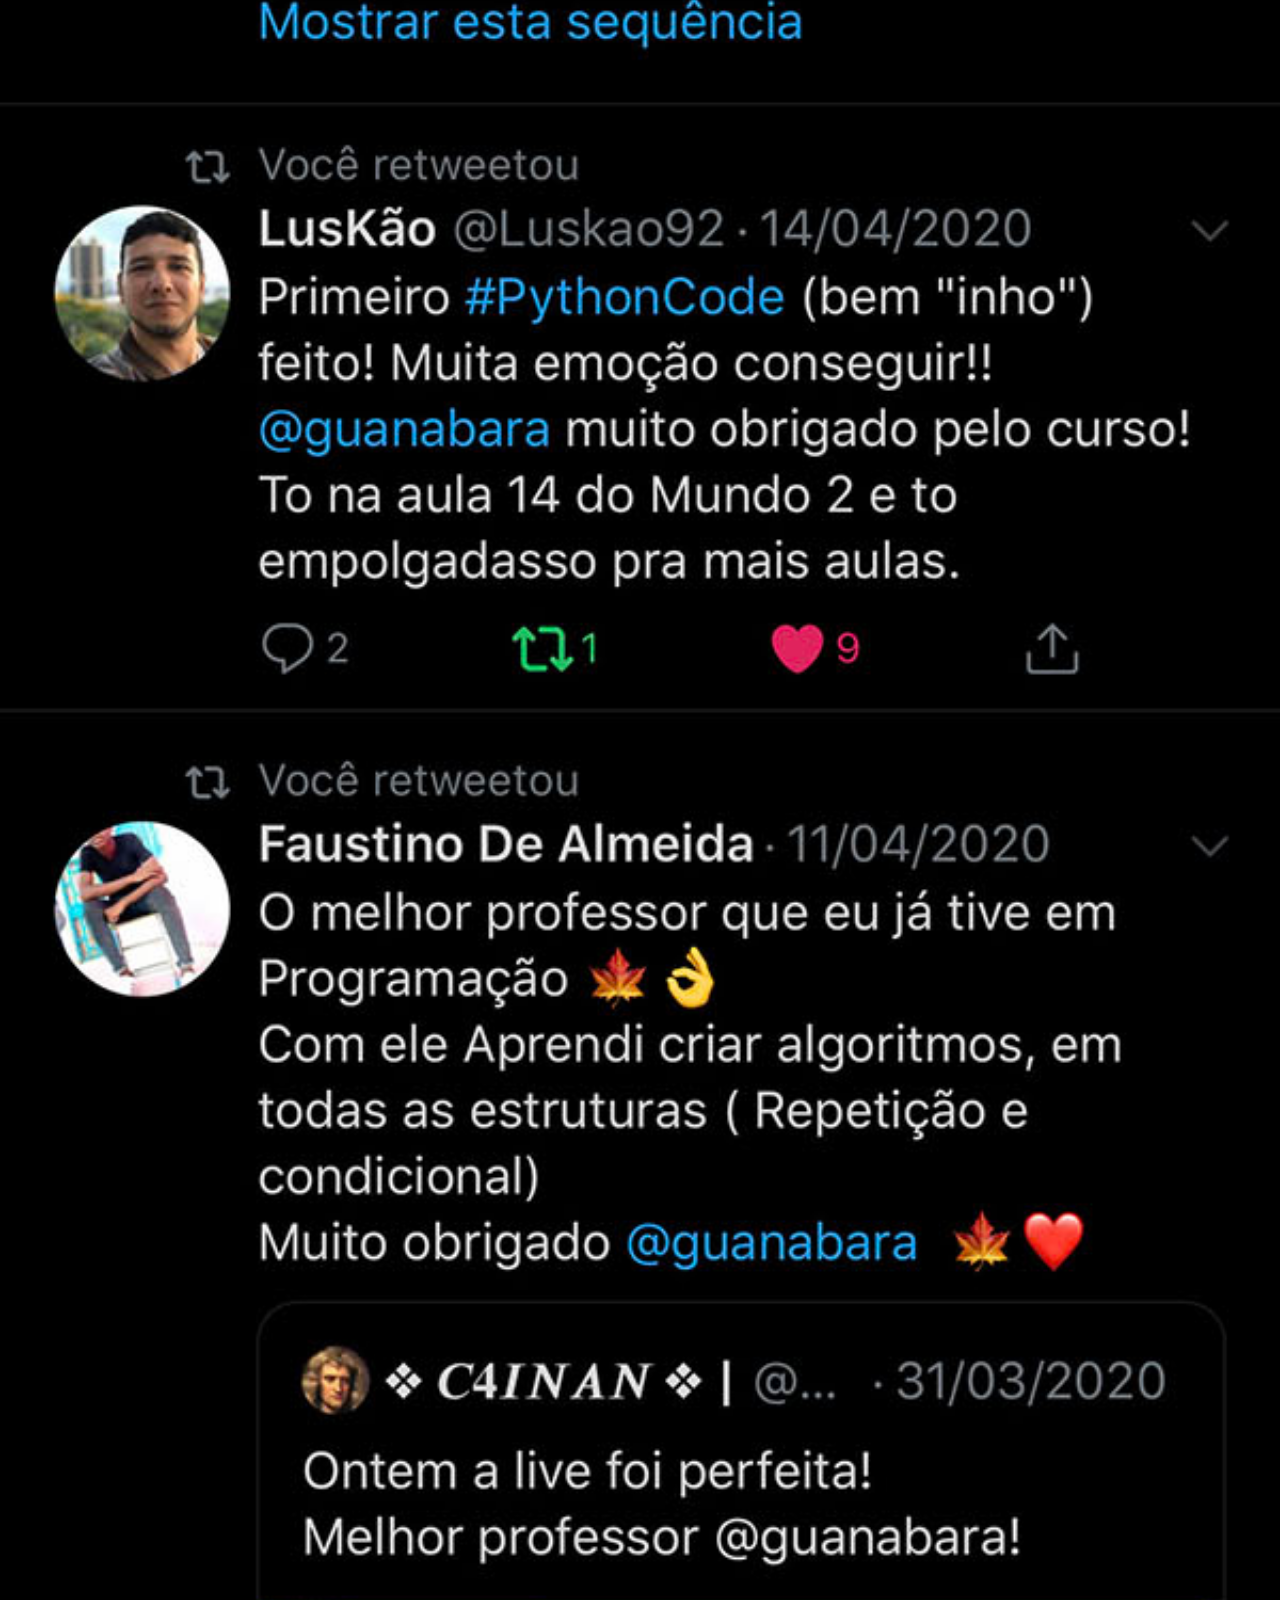
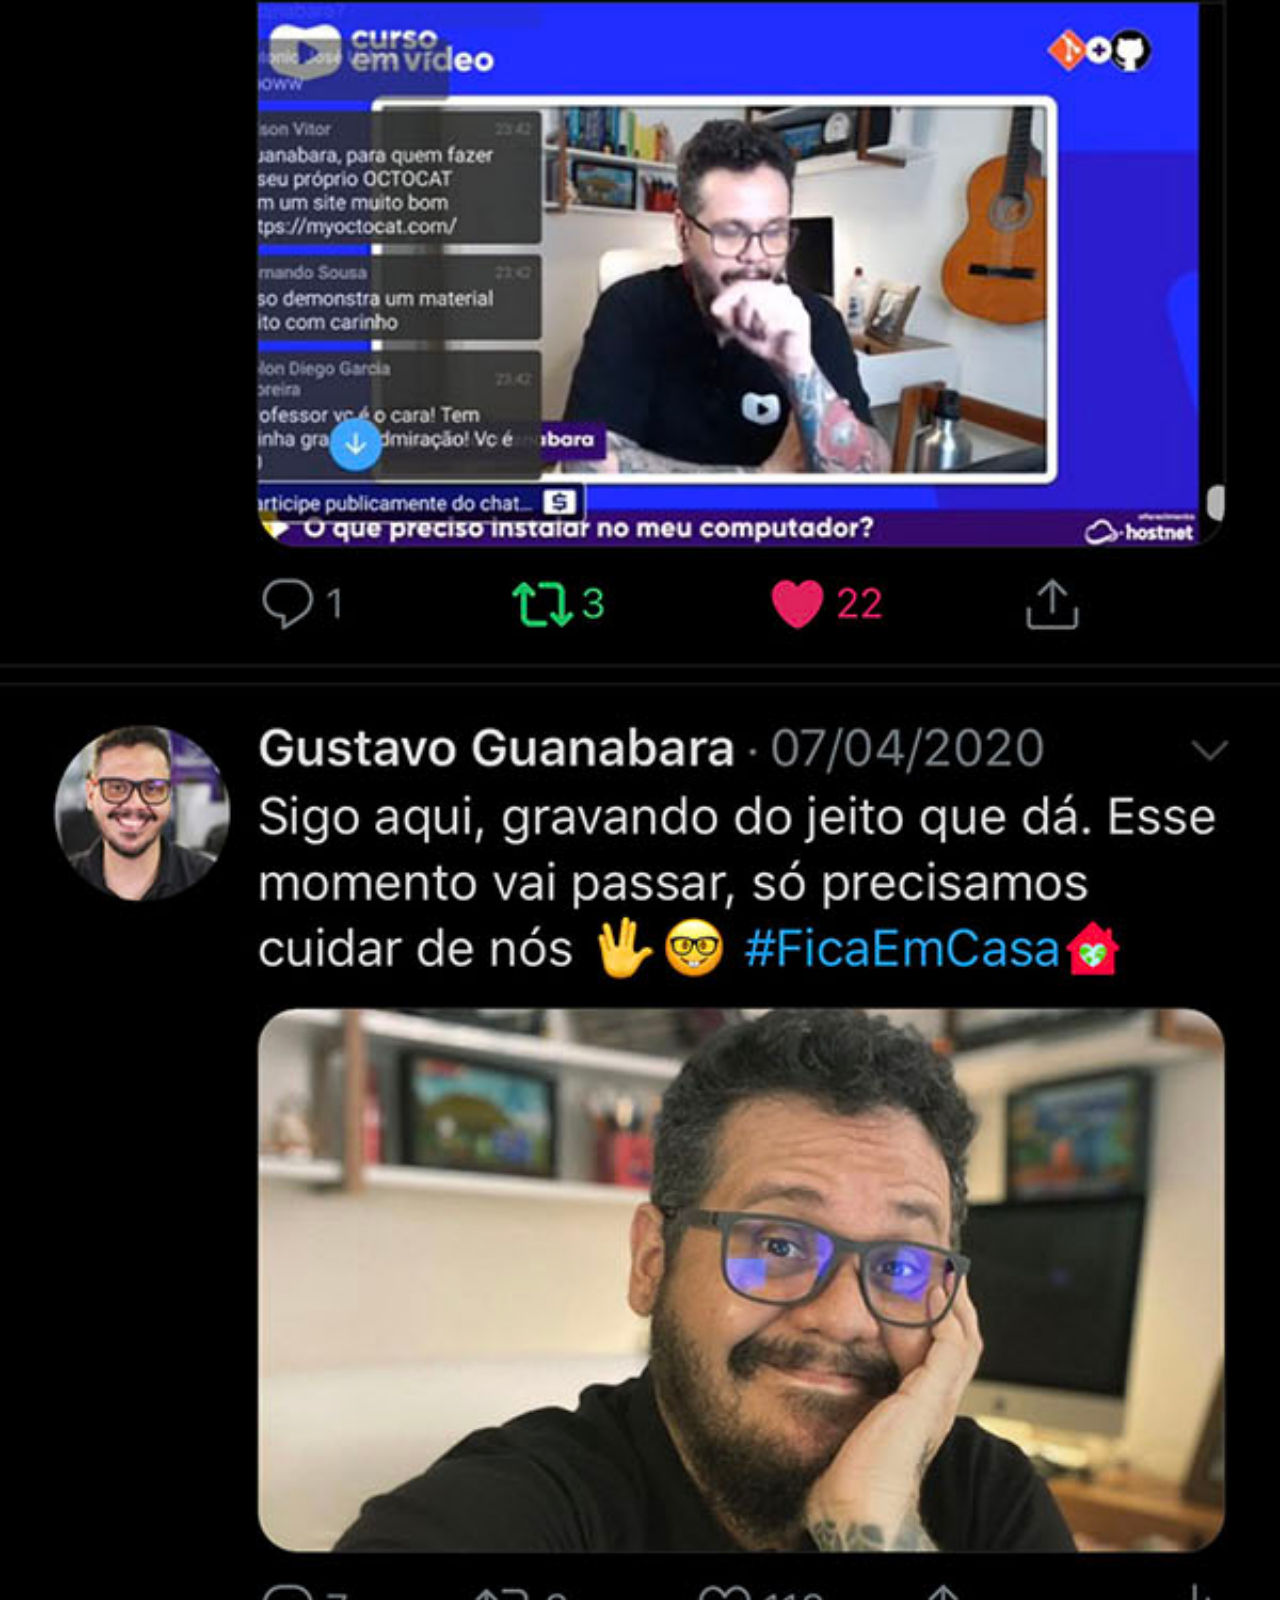
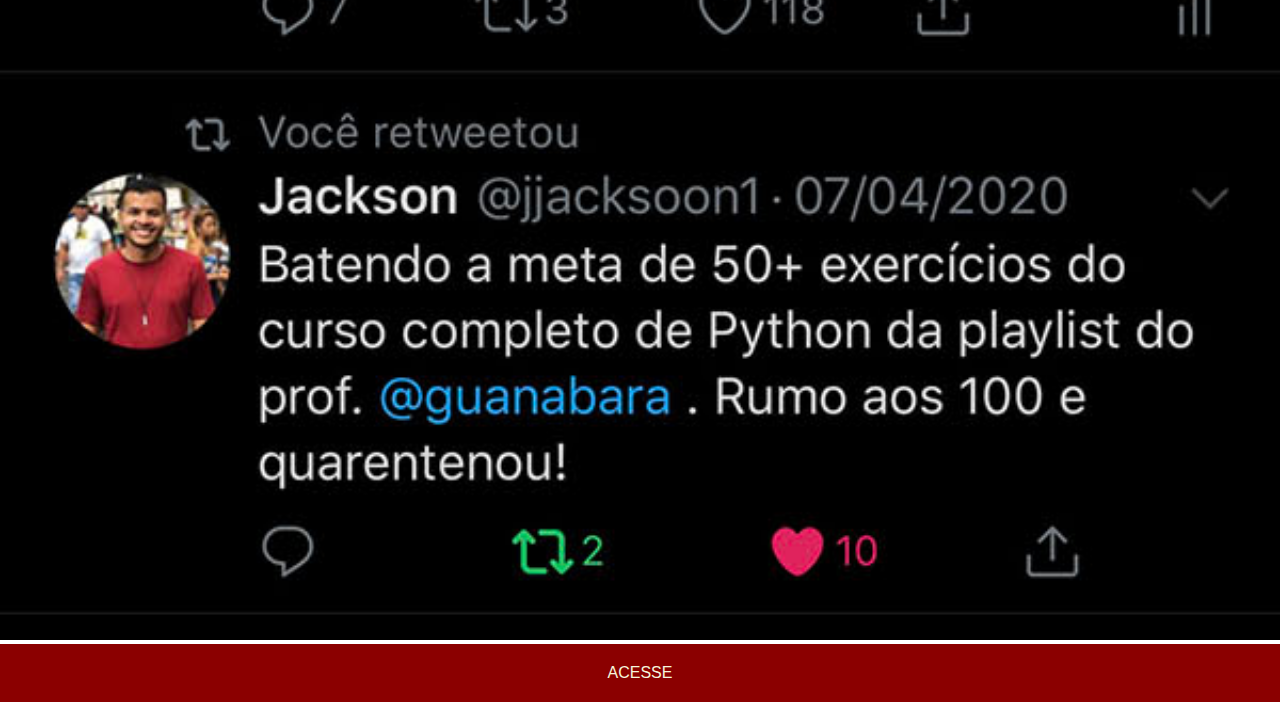
<file: twitter.html>
<!DOCTYPE html>
<html lang="pt-br">
<head>
    <meta charset="UTF-8">
    <meta name="viewport" content="width=device-width, initial-scale=1.0">
    <title>Twitter</title>
    <link rel="stylesheet" href="estilos/social.css">
</head>
<body> 
    <img src="imagens/tela-twitter.jpg" alt="twitter">
    <a href="https://twitter.com/tinovsf" target="_blank"> ACESSE</a>
    
</body>
</html>
</file>
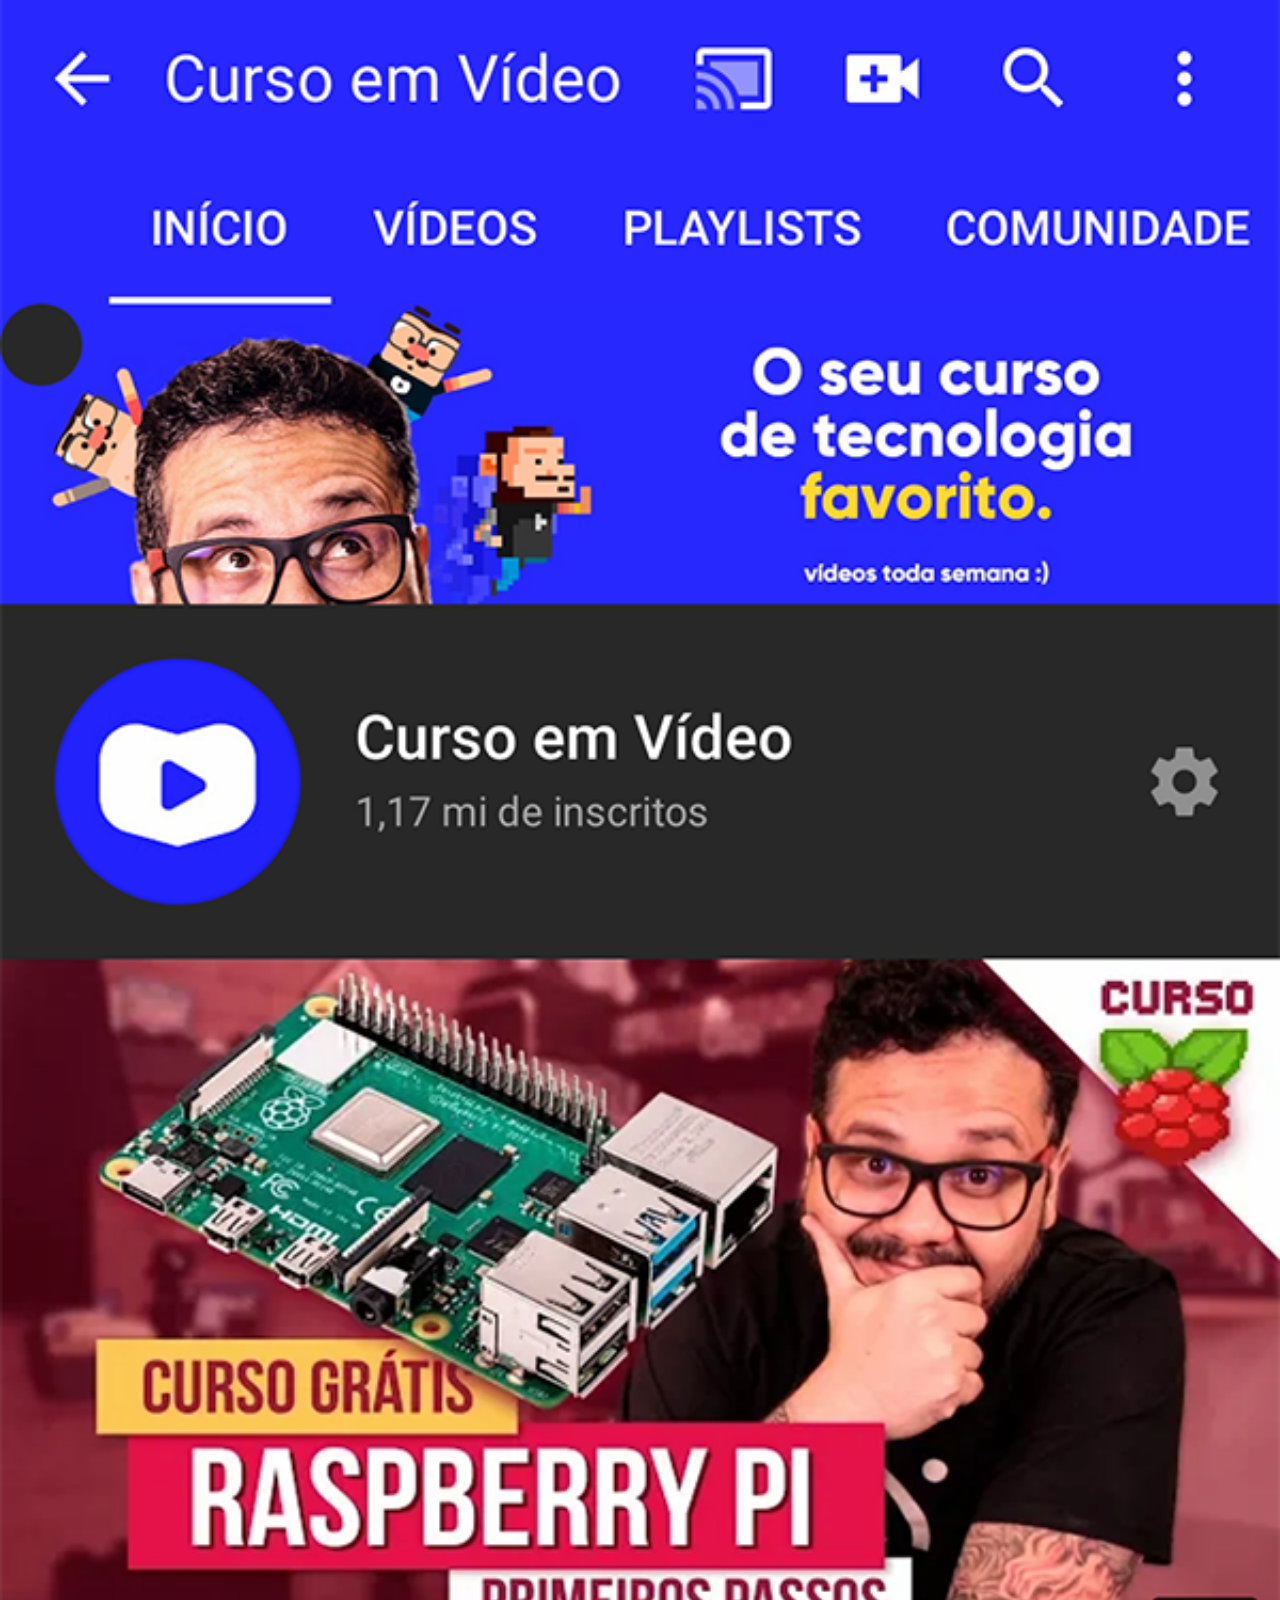
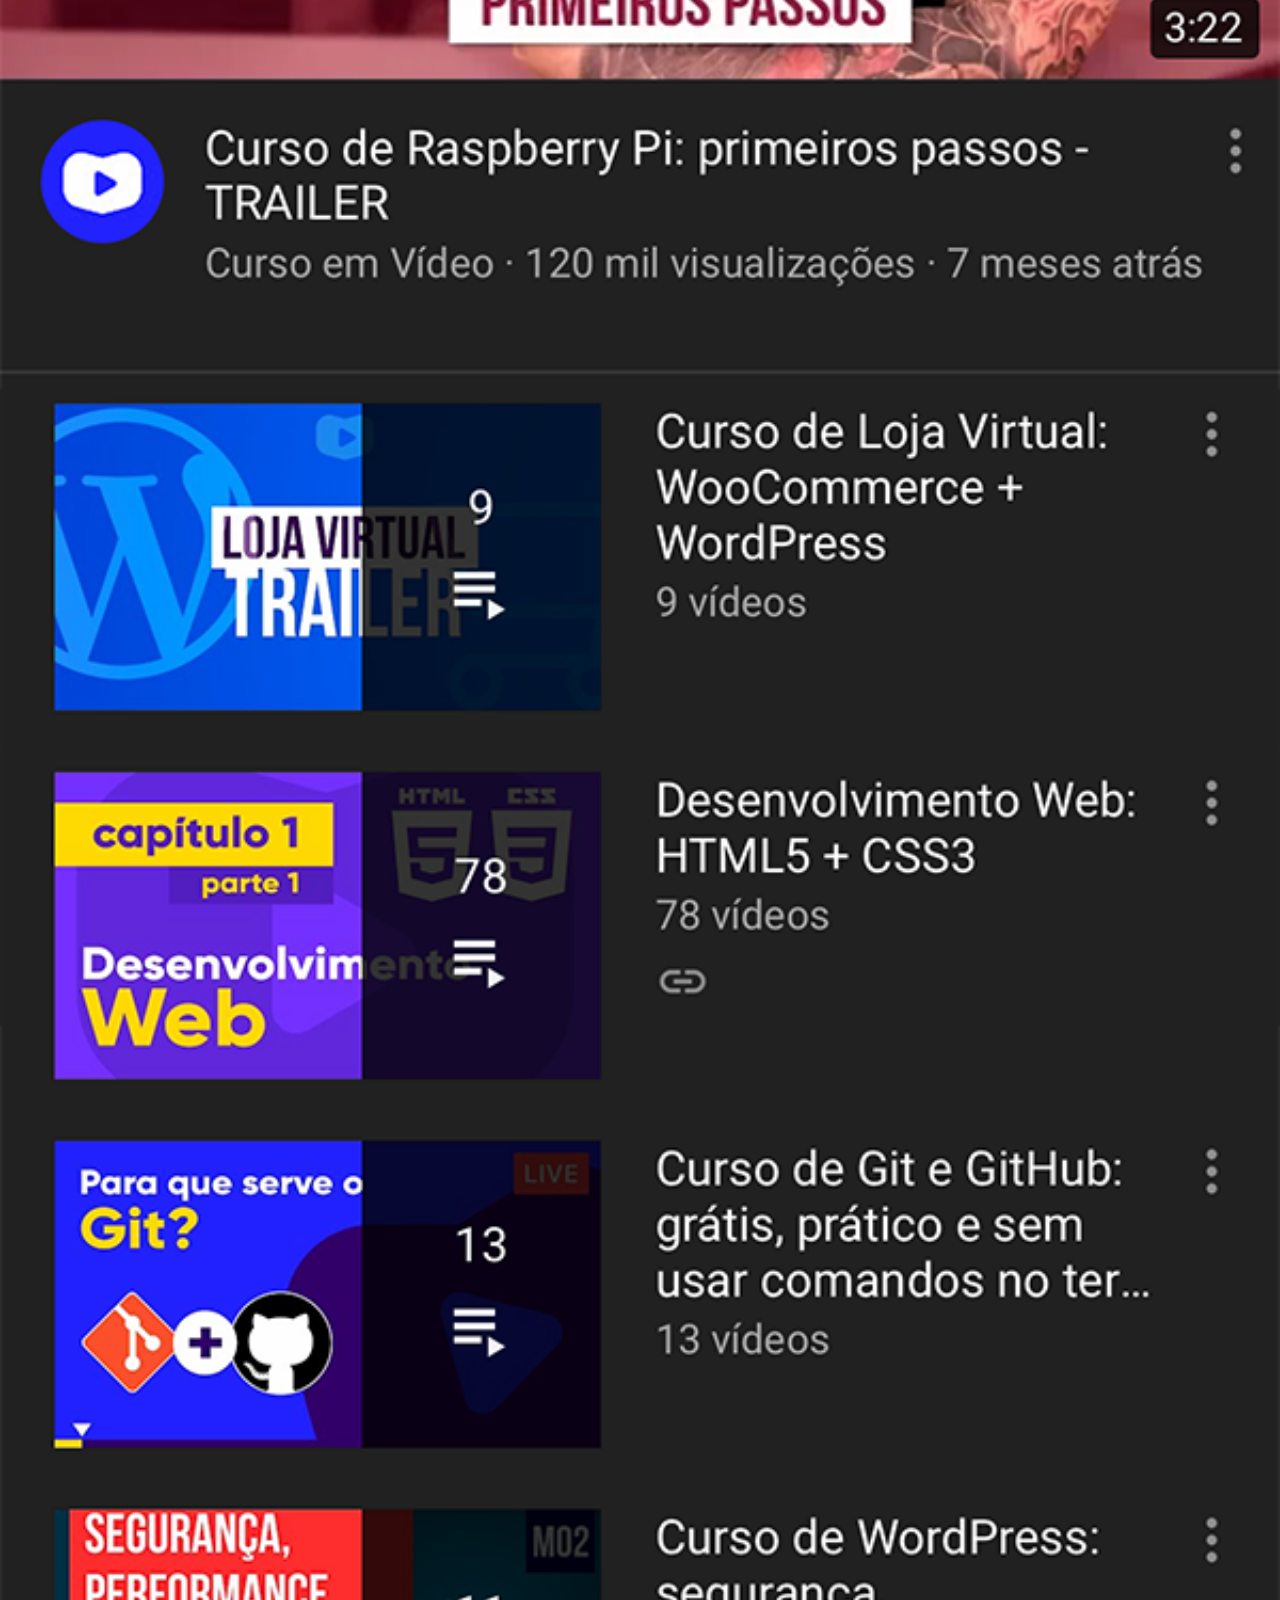
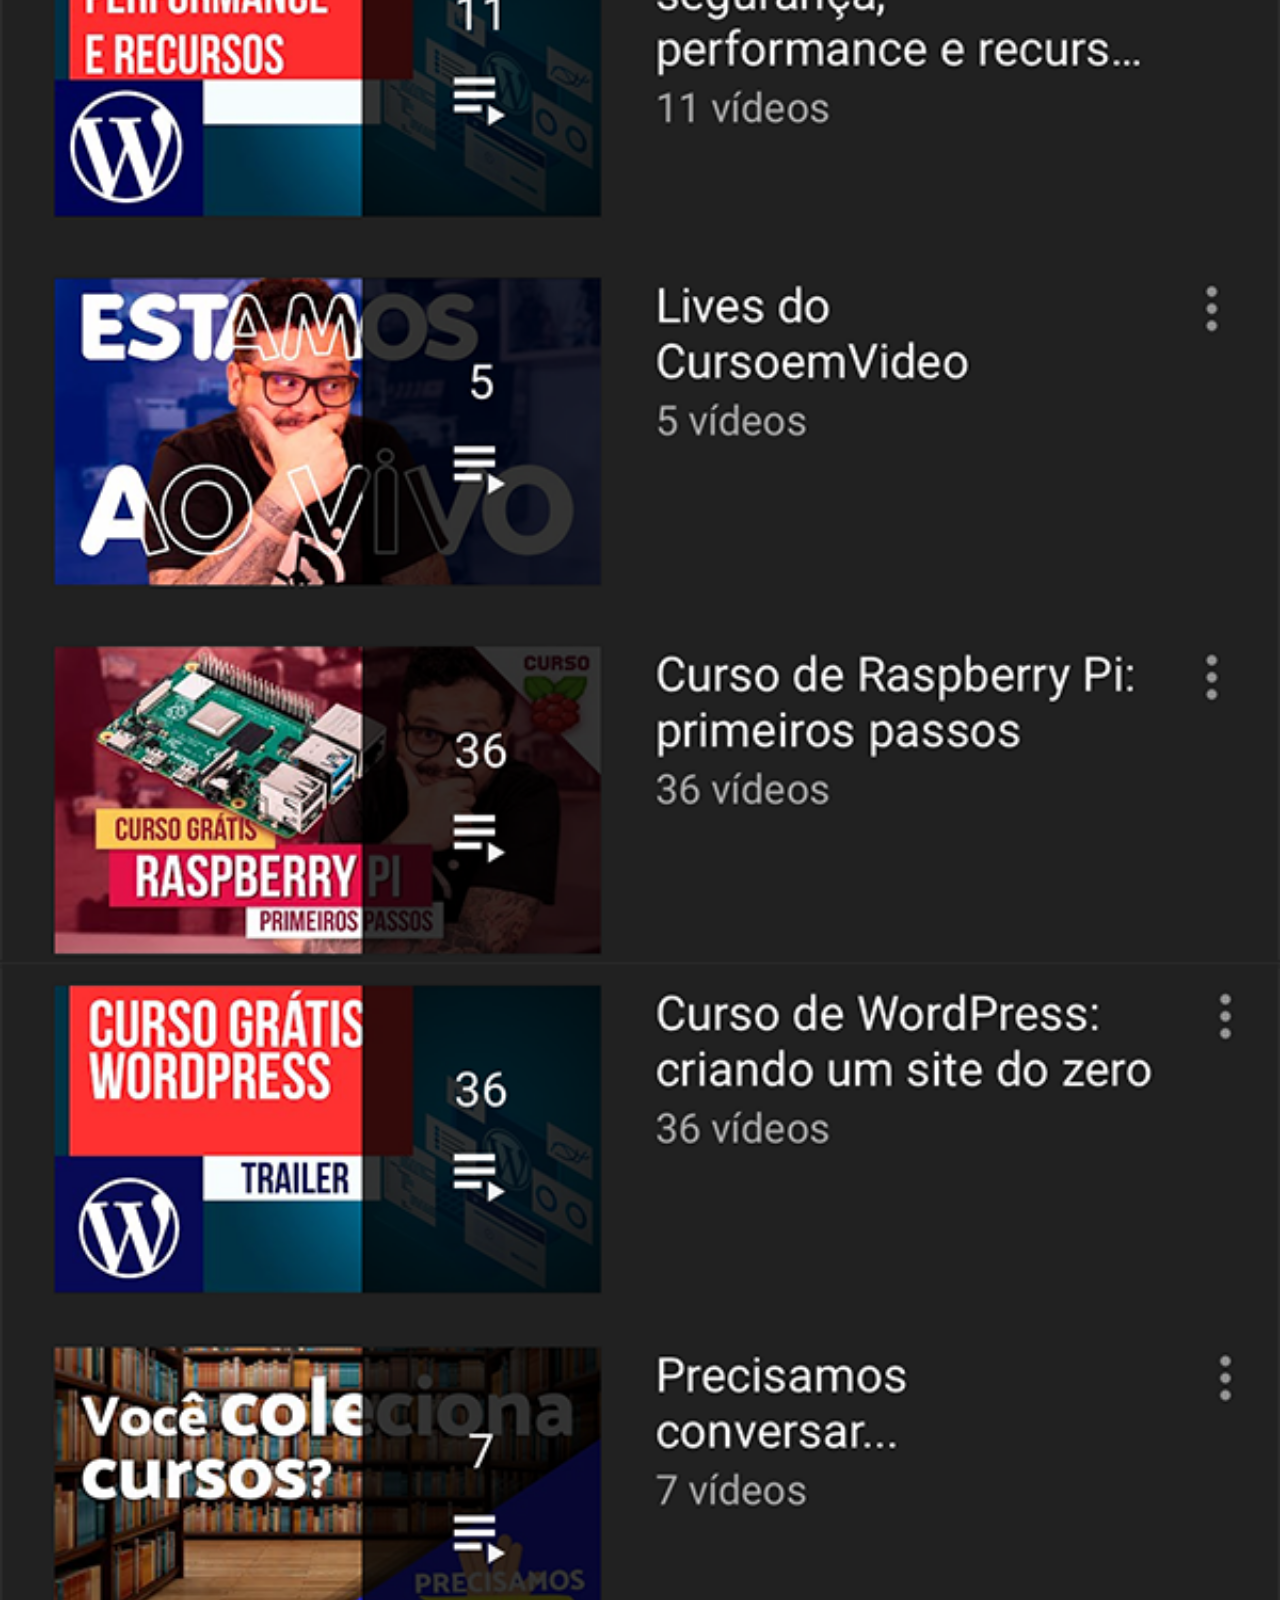
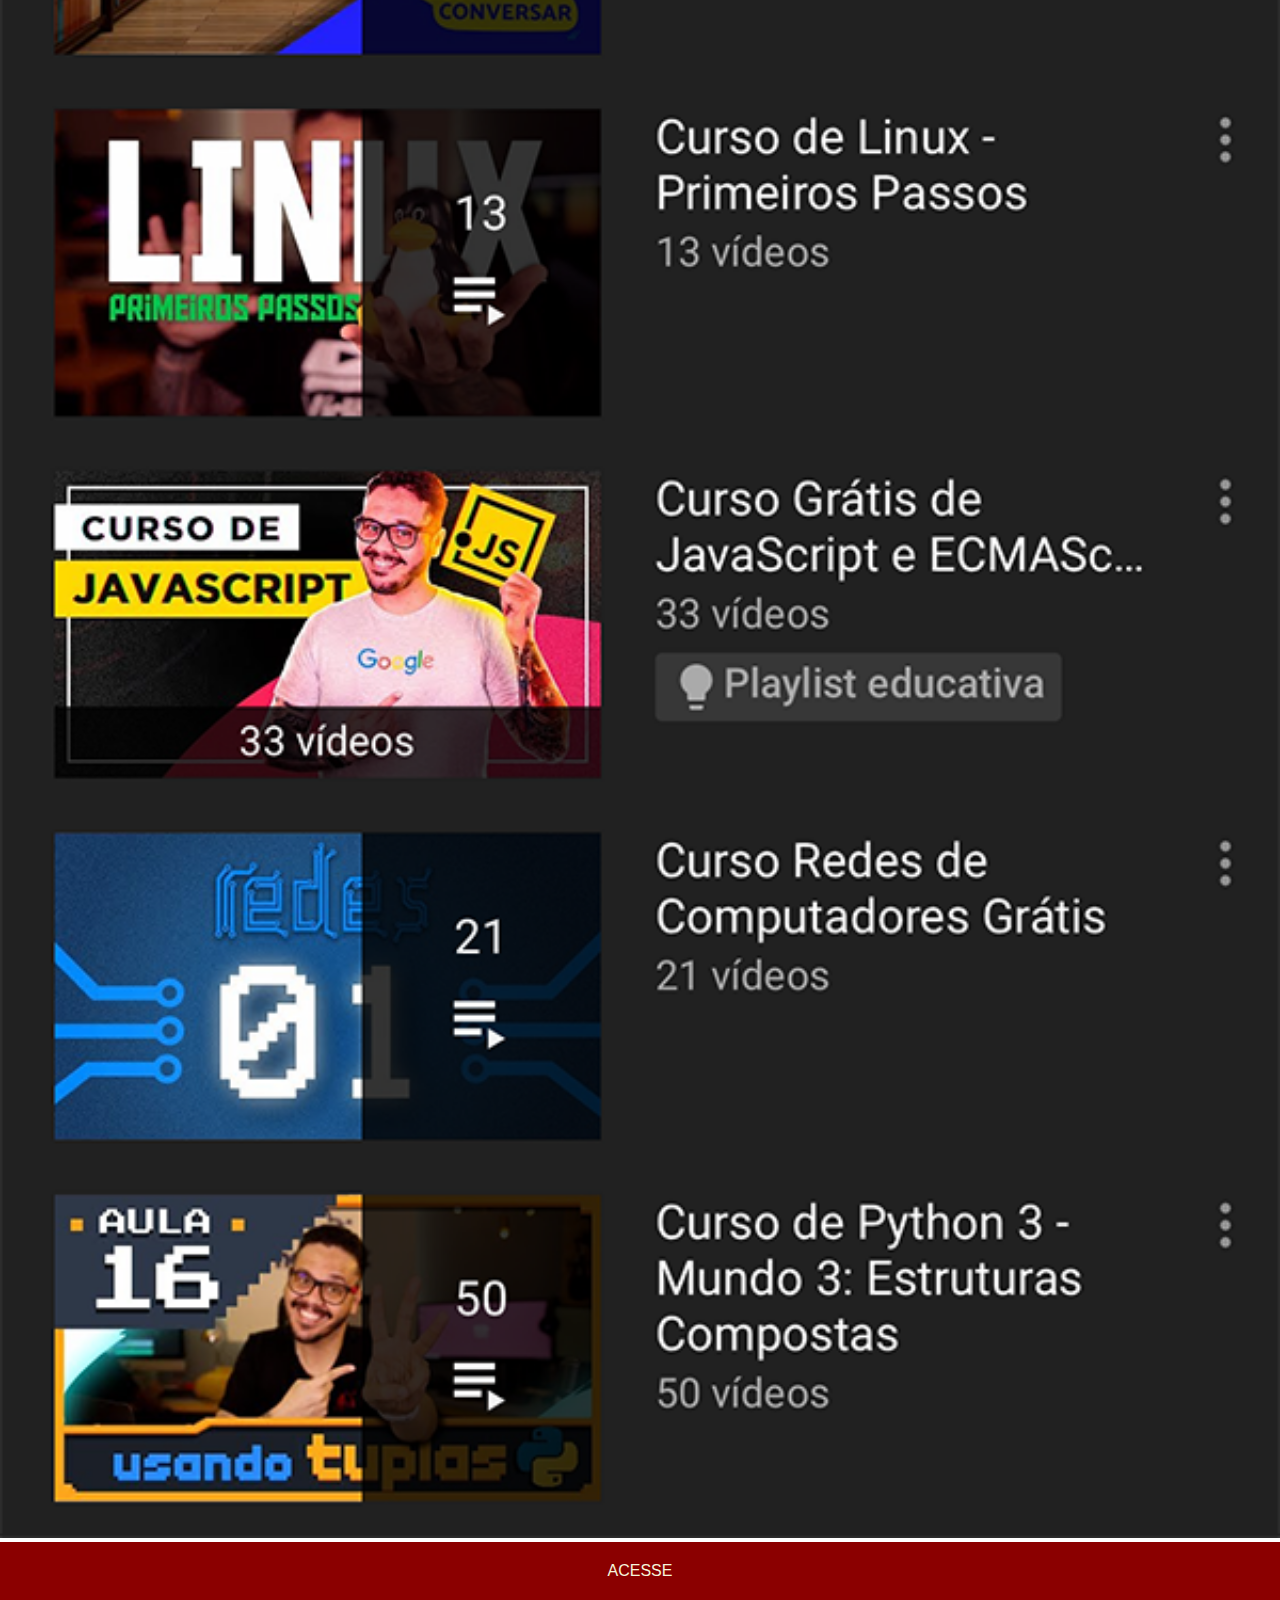
<file: youtube.html>
<!DOCTYPE html>
<html lang="pt-br">
<head>
    <meta charset="UTF-8">
    <meta name="viewport" content="width=device-width, initial-scale=1.0">
    <title>Youtube</title>
    <link rel="stylesheet" href="estilos/social.css">
   
</head>
<body>
    <img src="imagens/tela-youtube.png" alt="Youtube">
    <a href="https://www.youtube.com/@CursoemVideo/playlists" target="_blank"> ACESSE</a>
    
</body>
</html>
</file>
<file: estilos/style.css>
@charset "UTF-8";

*{
    margin: 0px;
    padding: 0px;
    font-family: Arial, Helvetica, sans-serif;
}
html, body{
    height: 100vh;
    width: 100vw;
    background-color: black;
}
body{
    background: url(../imagens/fundo-madeira.jpg) no-repeat top center;
    background-size: cover;
    background-attachment: fixed;


}
main{
    height: 100vh;
    position: relative;
}
section#telefone{
    position: absolute;
    top: 50%;
    left: 50%;
    transform: translate(-50%, -50%);
    height: 627px;
    width: 311px;
    background: url('../imagens/frame-iphone.png') no-repeat;


}
iframe#tela{
    position: relative;
    top: 80px;
    left: 22px;
    width: 267px;
    height: 471px;
}
section#redes-sociais{
    text-align: right;
}

section#redes-sociais img {
    width: 50px;
    margin: 10px;
    border-radius: 50%;
    box-shadow: 2px 2px 5px rgba(0, 0, 0, 0.432);
    box-sizing: border-box;

}
section#redes-sociais img:hover{
    border: 2px solid rgba(255, 255, 255, 0.61);
    transform: translate(-3px, -3px);
    box-shadow: 5px 5px 10px rgba(0, 0, 0, 0.329);
    transition: transform .2s border .1s;
}
</file>
<file: estilos/social.css>
@charset "UTF-8";
*{
    margin: 0px;
    padding: 0px;
    font-family: Arial, Helvetica, sans-serif;
}
a{
    display: block;
    background-color: darkred;
    color: beige;
    padding: 20px;
    text-align: center;
    font-weight: none;
    text-decoration: none;
}
img{
    width: 100vw;
}
::-webkit-scrollbar{
    width: 0px;
    height: 0px;
}
a:hover{
    background-color: red;
}
</file>
